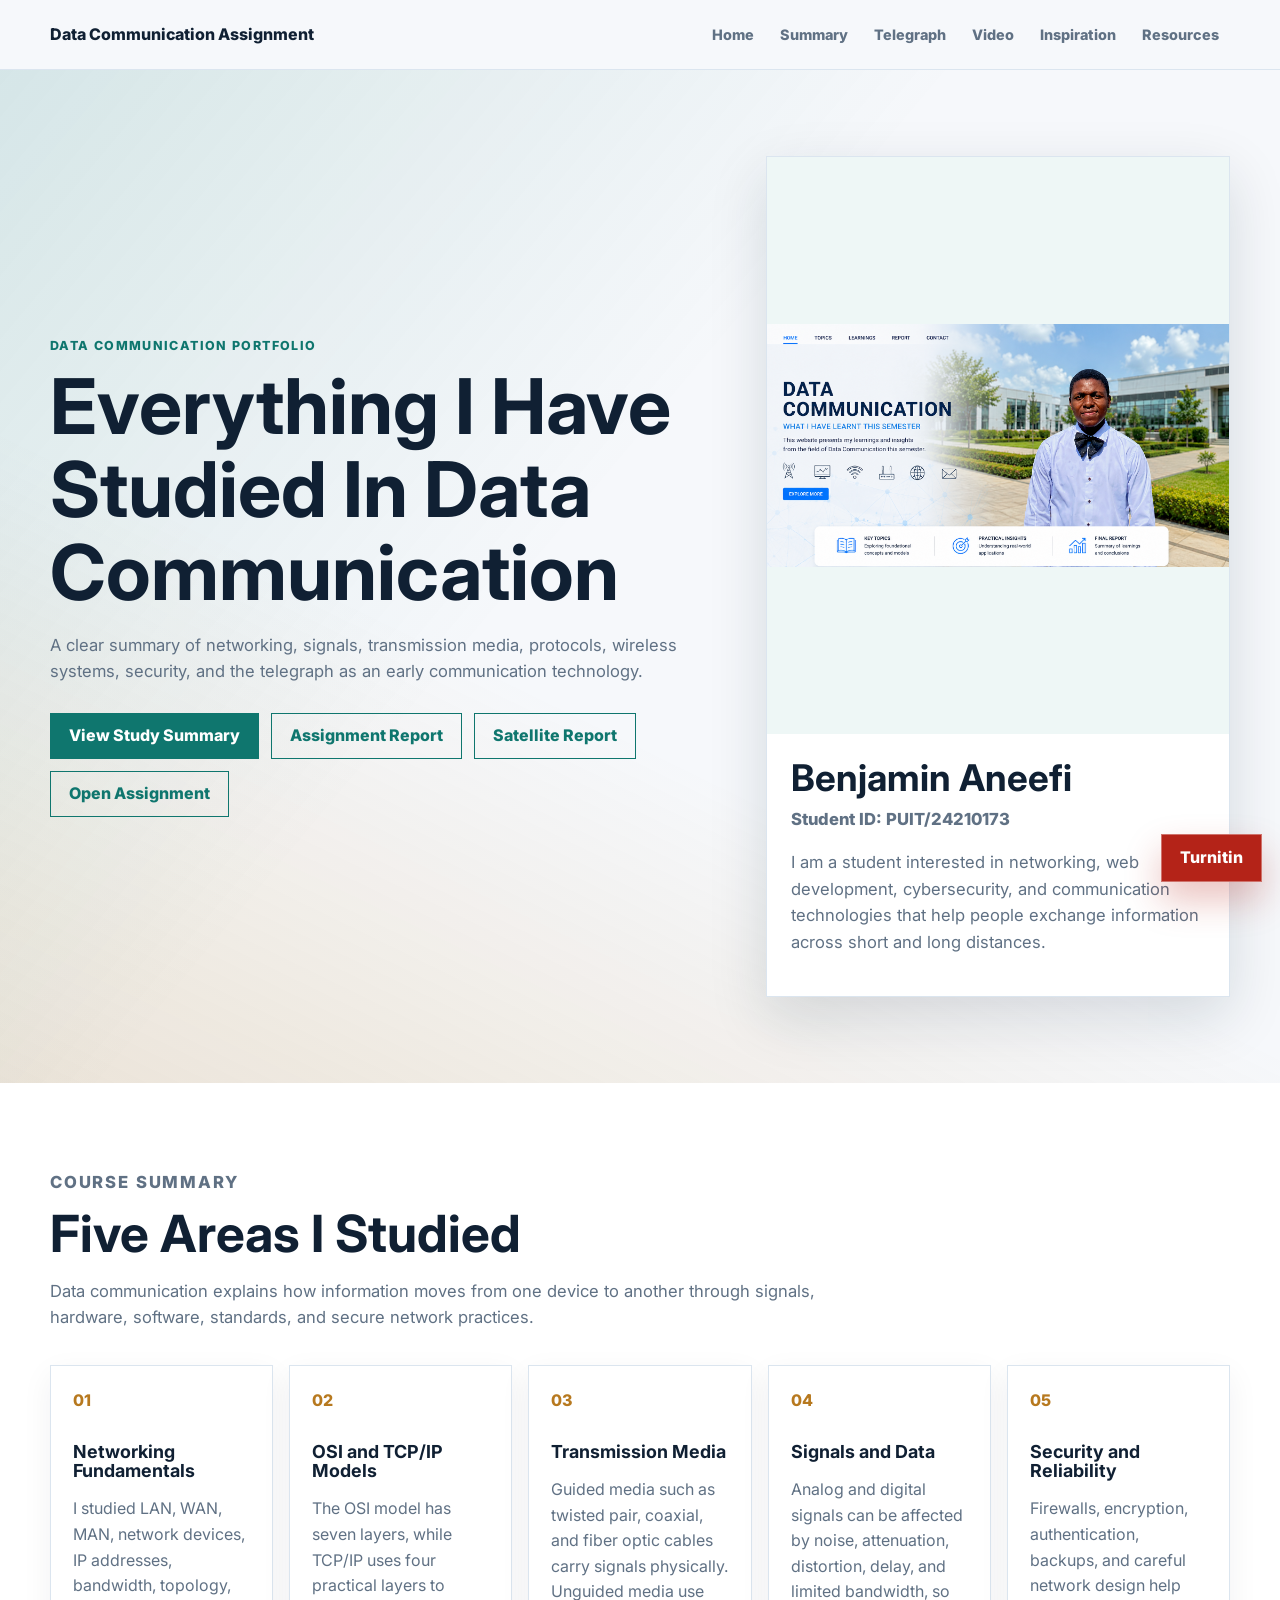
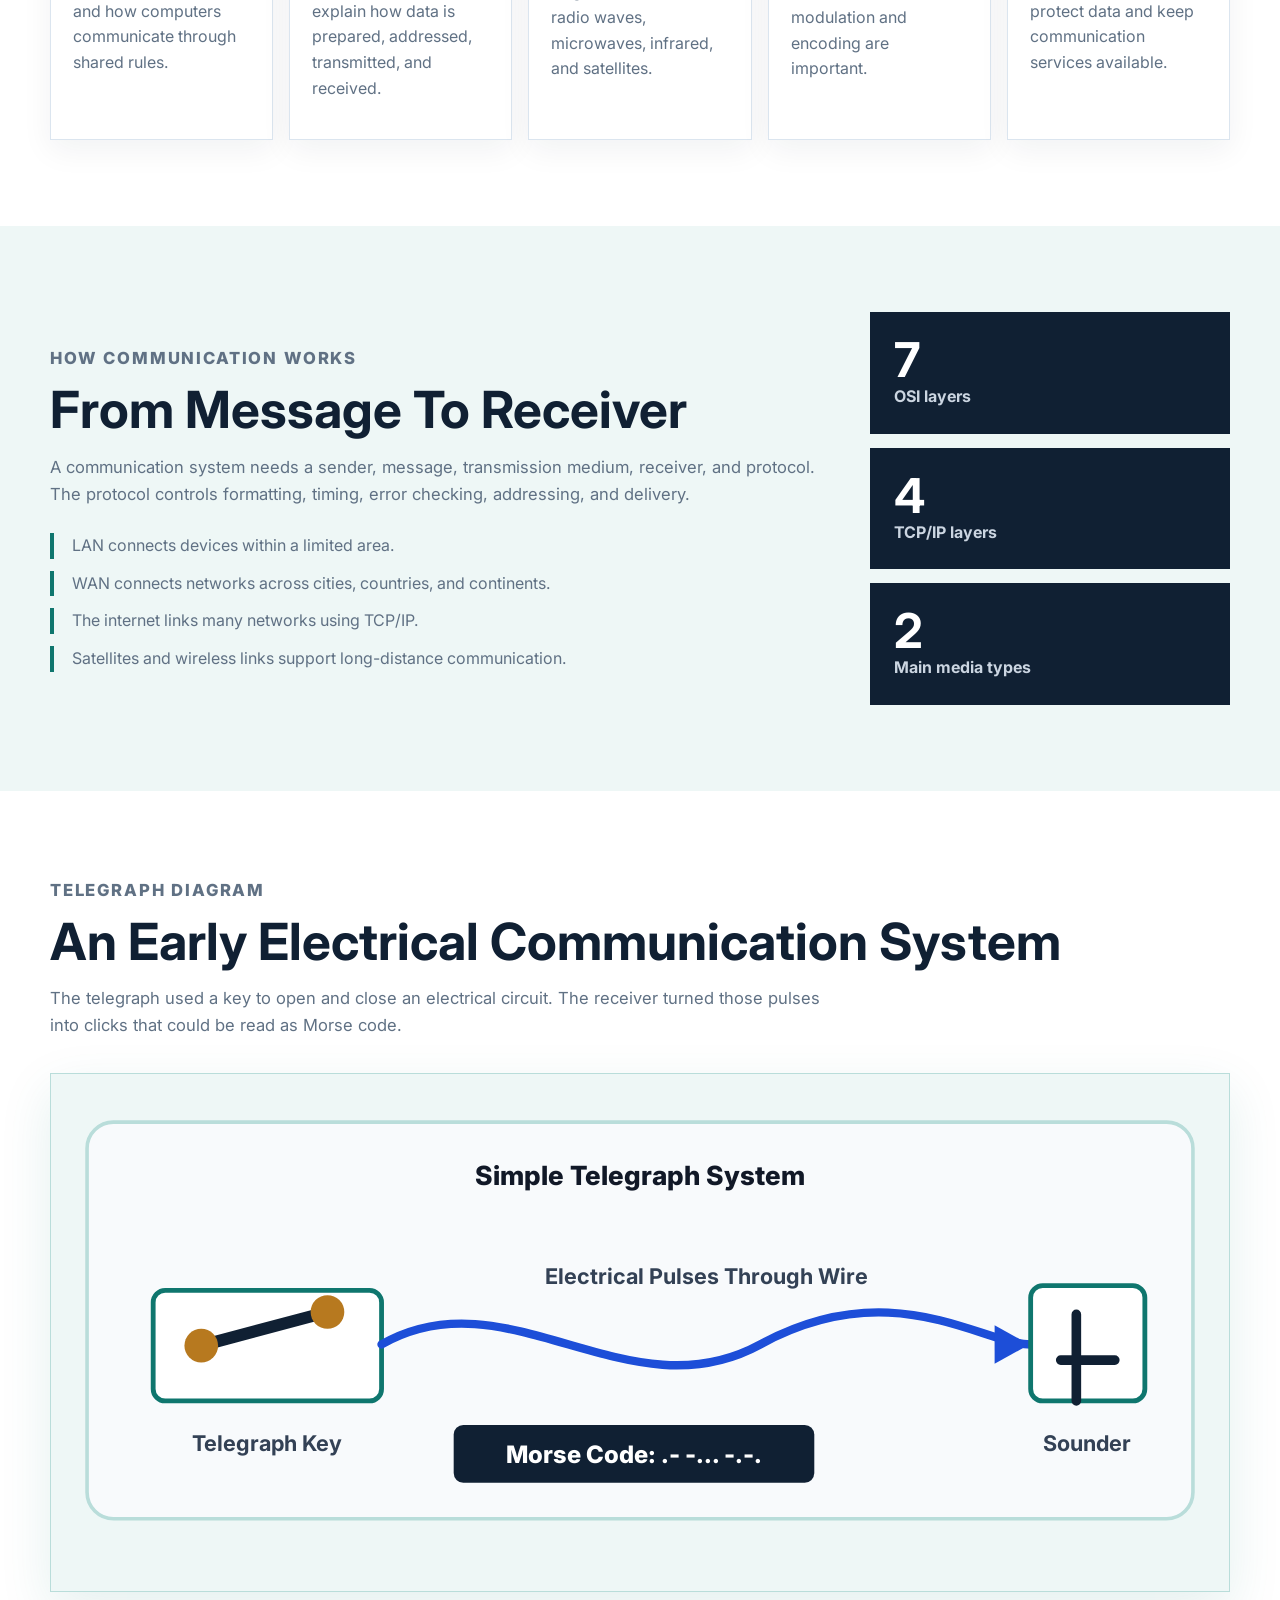
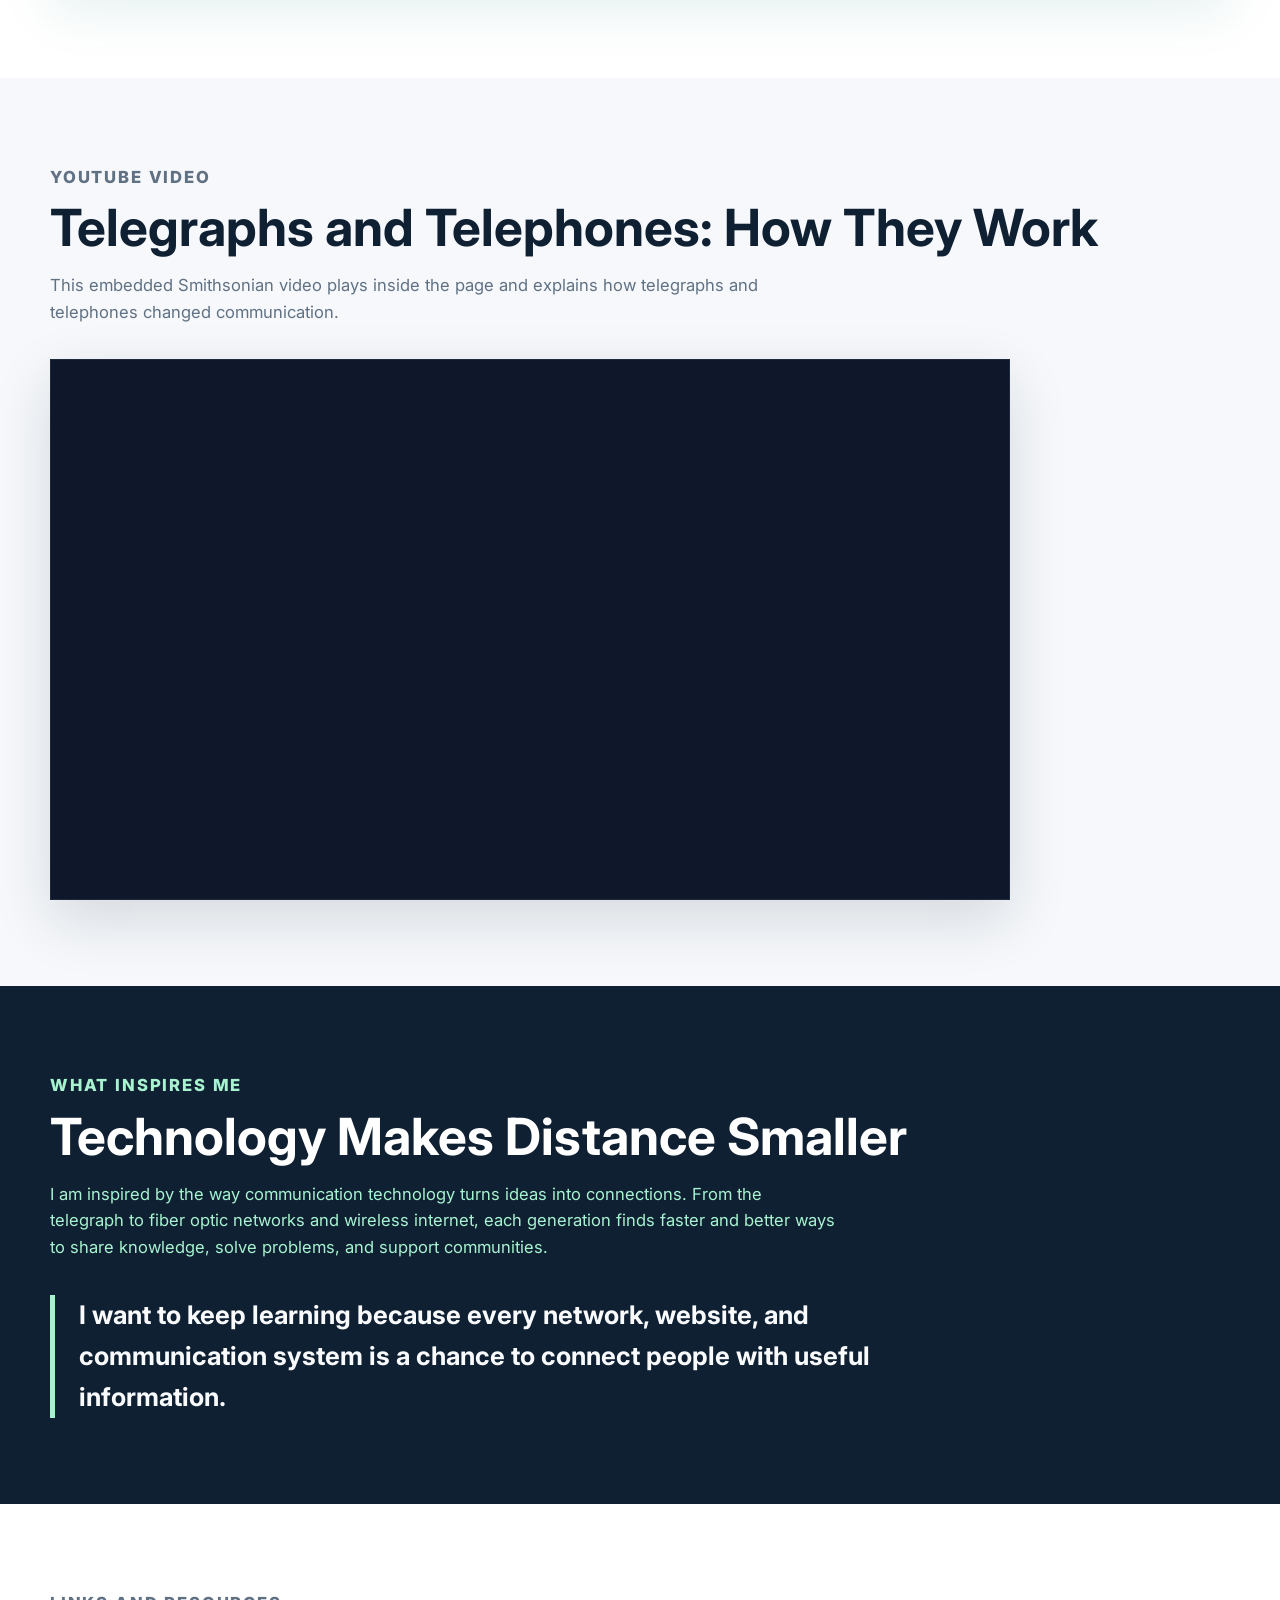
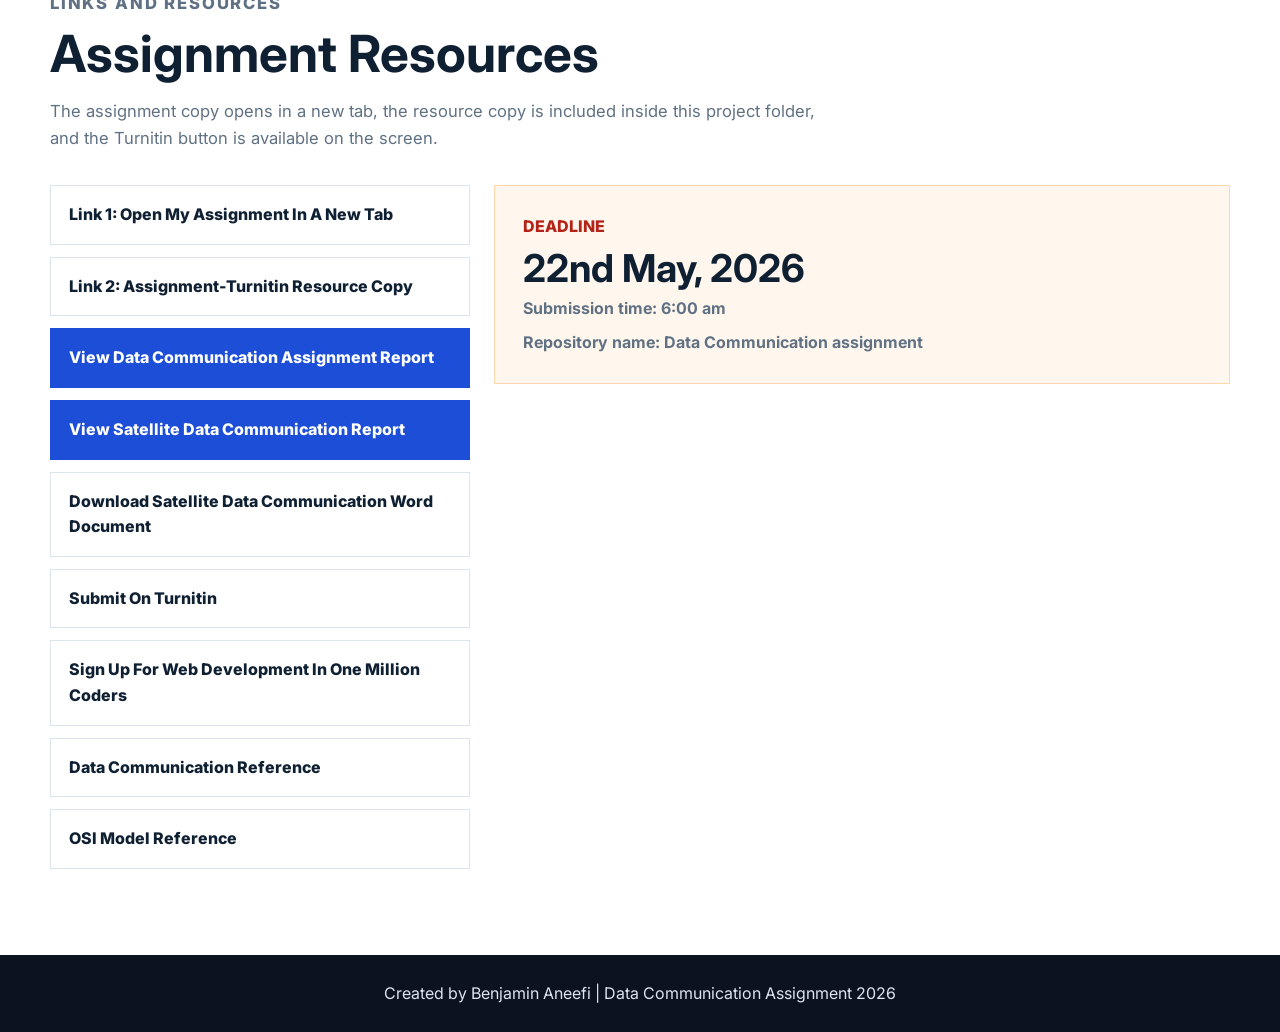
<file: index.html>
<!DOCTYPE html>
<html lang="en">
<head>
  <meta charset="UTF-8">
  <meta name="viewport" content="width=device-width, initial-scale=1.0">
  <title>Data Communication Assignment | Benjamin Aneefi</title>
  <meta name="description" content="Data Communication assignment summary by Benjamin Aneefi.">
  <link rel="preconnect" href="https://fonts.googleapis.com">
  <link rel="preconnect" href="https://fonts.gstatic.com" crossorigin>
  <link href="https://fonts.googleapis.com/css2?family=Inter:wght@400;600;700;800&display=swap" rel="stylesheet">
  <link rel="stylesheet" href="CSS/style.css">
</head>
<body>
  <header class="site-header">
    <nav class="nav-shell" aria-label="Main navigation">
      <a class="brand" href="#home">Data Communication Assignment</a>
      <button class="nav-toggle" type="button" aria-label="Open navigation" aria-expanded="false">
        <span></span>
        <span></span>
        <span></span>
      </button>
      <ul class="nav-menu">
        <li><a href="#home">Home</a></li>
        <li><a href="#summary">Summary</a></li>
        <li><a href="#telegraph">Telegraph</a></li>
        <li><a href="#video">Video</a></li>
        <li><a href="#inspiration">Inspiration</a></li>
        <li><a href="#resources">Resources</a></li>
      </ul>
    </nav>
  </header>

  <main>
    <section id="home" class="hero section-band">
      <div class="hero-copy">
        <p class="eyebrow">Data Communication Portfolio</p>
        <h1>Everything I Have Studied In Data Communication</h1>
        <p class="hero-text">
          A clear summary of networking, signals, transmission media, protocols, wireless systems,
          security, and the telegraph as an early communication technology.
        </p>
        <div class="hero-actions">
          <a class="primary-link" href="#summary">View Study Summary</a>
          <a class="secondary-link" href="resources/data-communication-assignment-report.html" target="_blank" rel="noopener">Assignment Report</a>
          <a class="secondary-link" href="resources/satellite-data-communication.html" target="_blank" rel="noopener">Satellite Report</a>
          <a class="secondary-link" href="resources/assignment-turnitin.html" target="_blank" rel="noopener">Open Assignment</a>
        </div>
      </div>

      <aside class="profile-panel" aria-label="Student profile">
        <img src="IMAGES/index1.png" alt="Portrait of Benjamin Aneefi">
        <div>
          <h2>Benjamin Aneefi</h2>
          <p class="student-id">Student ID: PUIT/24210173</p>
          <p>
            I am a student interested in networking, web development, cybersecurity, and communication
            technologies that help people exchange information across short and long distances.
          </p>
        </div>
      </aside>
    </section>

    <section id="summary" class="section-band light">
      <div class="section-heading">
        <p class="eyebrow">Course Summary</p>
        <h2>Five Areas I Studied</h2>
        <p>
          Data communication explains how information moves from one device to another through signals,
          hardware, software, standards, and secure network practices.
        </p>
      </div>

      <div class="concept-grid">
        <article class="concept-card">
          <span class="card-number">01</span>
          <h3>Networking Fundamentals</h3>
          <p>
            I studied LAN, WAN, MAN, network devices, IP addresses, bandwidth, topology, and how computers
            communicate through shared rules.
          </p>
        </article>

        <article class="concept-card">
          <span class="card-number">02</span>
          <h3>OSI and TCP/IP Models</h3>
          <p>
            The OSI model has seven layers, while TCP/IP uses four practical layers to explain how data is
            prepared, addressed, transmitted, and received.
          </p>
        </article>

        <article class="concept-card">
          <span class="card-number">03</span>
          <h3>Transmission Media</h3>
          <p>
            Guided media such as twisted pair, coaxial, and fiber optic cables carry signals physically.
            Unguided media use radio waves, microwaves, infrared, and satellites.
          </p>
        </article>

        <article class="concept-card">
          <span class="card-number">04</span>
          <h3>Signals and Data</h3>
          <p>
            Analog and digital signals can be affected by noise, attenuation, distortion, delay, and limited
            bandwidth, so modulation and encoding are important.
          </p>
        </article>

        <article class="concept-card">
          <span class="card-number">05</span>
          <h3>Security and Reliability</h3>
          <p>
            Firewalls, encryption, authentication, backups, and careful network design help protect data and
            keep communication services available.
          </p>
        </article>
      </div>
    </section>

    <section id="systems" class="section-band systems-section">
      <div class="split-layout">
        <div>
          <p class="eyebrow">How Communication Works</p>
          <h2>From Message To Receiver</h2>
          <p>
            A communication system needs a sender, message, transmission medium, receiver, and protocol.
            The protocol controls formatting, timing, error checking, addressing, and delivery.
          </p>
          <ul class="study-list">
            <li>LAN connects devices within a limited area.</li>
            <li>WAN connects networks across cities, countries, and continents.</li>
            <li>The internet links many networks using TCP/IP.</li>
            <li>Satellites and wireless links support long-distance communication.</li>
          </ul>
        </div>
        <div class="metric-strip" aria-label="Study facts">
          <div><strong>7</strong><span>OSI layers</span></div>
          <div><strong>4</strong><span>TCP/IP layers</span></div>
          <div><strong>2</strong><span>Main media types</span></div>
        </div>
      </div>
    </section>

    <section id="telegraph" class="section-band light">
      <div class="section-heading">
        <p class="eyebrow">Telegraph Diagram</p>
        <h2>An Early Electrical Communication System</h2>
        <p>
          The telegraph used a key to open and close an electrical circuit. The receiver turned those pulses
          into clicks that could be read as Morse code.
        </p>
      </div>

      <div class="diagram-wrap" role="img" aria-label="Diagram showing a telegraph key sending an electrical signal through a wire to a sounder and Morse code message.">
        <svg class="telegraph-svg" viewBox="0 0 980 430" xmlns="http://www.w3.org/2000/svg">
          <rect x="30" y="40" width="920" height="330" rx="22" fill="#f8fafc" stroke="#b9ddda" stroke-width="3"/>
          <text x="490" y="92" text-anchor="middle" class="diagram-title">Simple Telegraph System</text>
          <rect x="85" y="180" width="190" height="92" rx="10" fill="#ffffff" stroke="#0f766e" stroke-width="4"/>
          <line x1="125" y1="226" x2="230" y2="198" stroke="#102033" stroke-width="10" stroke-linecap="round"/>
          <circle cx="125" cy="226" r="14" fill="#b7791f"/>
          <circle cx="230" cy="198" r="14" fill="#b7791f"/>
          <text x="180" y="314" text-anchor="middle" class="diagram-label">Telegraph Key</text>
          <path d="M275 225 C380 165, 480 285, 590 225 S775 225, 815 225" fill="none" stroke="#1d4ed8" stroke-width="7" stroke-linecap="round"/>
          <polygon points="814,225 785,209 785,241" fill="#1d4ed8"/>
          <text x="545" y="175" text-anchor="middle" class="diagram-label">Electrical Pulses Through Wire</text>
          <rect x="815" y="176" width="95" height="96" rx="10" fill="#ffffff" stroke="#0f766e" stroke-width="4"/>
          <path d="M840 238 h45 m-32 -38 v72" stroke="#102033" stroke-width="8" stroke-linecap="round"/>
          <text x="862" y="314" text-anchor="middle" class="diagram-label">Sounder</text>
          <rect x="335" y="292" width="300" height="48" rx="8" fill="#102033"/>
          <text x="485" y="324" text-anchor="middle" fill="#ffffff" font-size="20" font-weight="800">Morse Code: .-  -...  -.-.</text>
        </svg>
      </div>
    </section>

    <section id="video" class="section-band video-section">
      <div class="section-heading">
        <p class="eyebrow">YouTube Video</p>
        <h2>Telegraphs and Telephones: How They Work</h2>
        <p>
          This embedded Smithsonian video plays inside the page and explains how telegraphs and telephones
          changed communication.
        </p>
      </div>
      <div class="video-panel">
        <iframe
          src="https://www.youtube.com/embed/7e522NK7gcM"
          title="Telegraphs and Telephones - How They Work"
          allow="accelerometer; autoplay; clipboard-write; encrypted-media; gyroscope; picture-in-picture; web-share"
          allowfullscreen>
        </iframe>
      </div>
    </section>

    <section id="inspiration" class="section-band inspiration">
      <div class="section-heading">
        <p class="eyebrow">What Inspires Me</p>
        <h2>Technology Makes Distance Smaller</h2>
        <p>
          I am inspired by the way communication technology turns ideas into connections. From the telegraph
          to fiber optic networks and wireless internet, each generation finds faster and better ways to share
          knowledge, solve problems, and support communities.
        </p>
      </div>
      <blockquote>
        I want to keep learning because every network, website, and communication system is a chance to connect
        people with useful information.
      </blockquote>
    </section>

    <section id="resources" class="section-band light">
      <div class="section-heading">
        <p class="eyebrow">Links and Resources</p>
        <h2>Assignment Resources</h2>
        <p>
          The assignment copy opens in a new tab, the resource copy is included inside this project folder,
          and the Turnitin button is available on the screen.
        </p>
      </div>

      <div class="resources-grid">
        <div class="resource-links">
          <a href="resources/assignment-turnitin.html" target="_blank" rel="noopener">Link 1: Open My Assignment In A New Tab</a>
          <a href="resources/assignment-turnitin.html" target="_blank" rel="noopener">Link 2: Assignment-Turnitin Resource Copy</a>
          <a class="satellite-button" href="resources/data-communication-assignment-report.html" target="_blank" rel="noopener">View Data Communication Assignment Report</a>
          <a class="satellite-button" href="resources/satellite-data-communication.html" target="_blank" rel="noopener">View Satellite Data Communication Report</a>
          <a href="resources/satellite-data-communication.docx" target="_blank" rel="noopener">Download Satellite Data Communication Word Document</a>
          <a href="https://www.turnitin.com/assignment/type/paper/dashboard/184475073?lang=en_us" target="_blank" rel="noopener">Submit On Turnitin</a>
          <a href="https://www.onemillioncoders.gov.gh/community" target="_blank" rel="noopener">Sign Up For Web Development In One Million Coders</a>
          <a href="https://www.geeksforgeeks.org/computer-networks/what-is-data-communication/" target="_blank" rel="noopener">Data Communication Reference</a>
          <a href="https://www.cloudflare.com/learning/network-layer/what-is-the-osi-model/" target="_blank" rel="noopener">OSI Model Reference</a>
        </div>

        <aside class="deadline-panel">
          <span>Deadline</span>
          <strong>22nd May, 2026</strong>
          <p>Submission time: 6:00 am</p>
          <p>Repository name: Data Communication assignment</p>
        </aside>
      </div>
    </section>
  </main>

  <a class="turnitin-float" href="https://www.turnitin.com/assignment/type/paper/dashboard/184475073?lang=en_us" target="_blank" rel="noopener">
    Turnitin
  </a>

  <footer class="site-footer">
    <p>Created by Benjamin Aneefi | Data Communication Assignment 2026</p>
  </footer>

  <script>
    const navToggle = document.querySelector(".nav-toggle");
    const navMenu = document.querySelector(".nav-menu");

    navToggle.addEventListener("click", () => {
      const isOpen = navMenu.classList.toggle("open");
      navToggle.setAttribute("aria-expanded", String(isOpen));
    });

    document.querySelectorAll('.nav-menu a[href^="#"]').forEach((link) => {
      link.addEventListener("click", () => {
        navMenu.classList.remove("open");
        navToggle.setAttribute("aria-expanded", "false");
      });
    });
  </script>
</body>
</html>
</file>
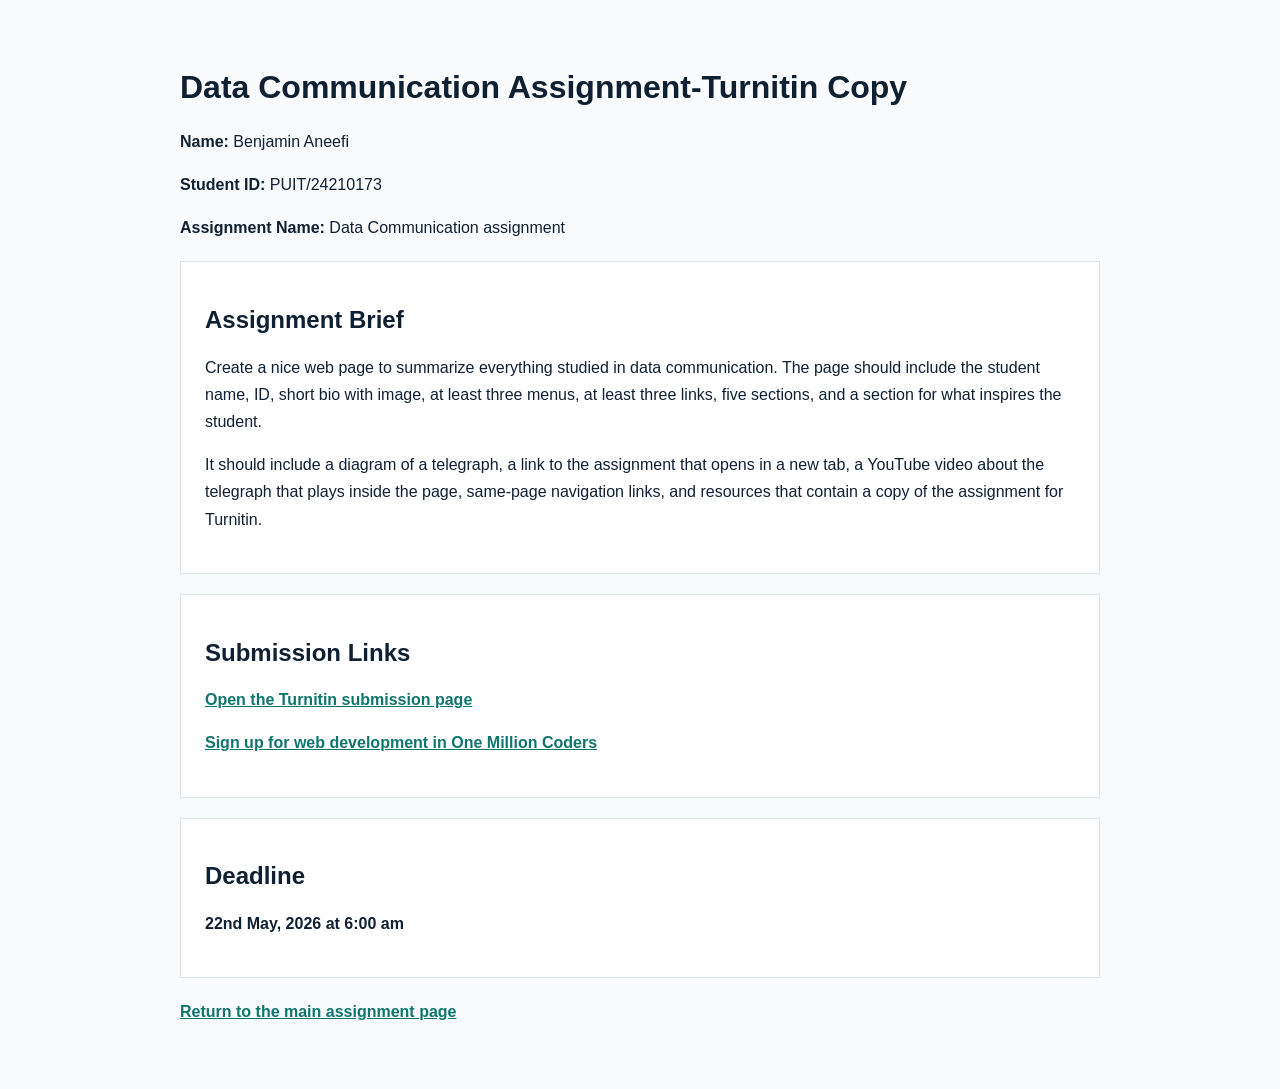
<file: resources/assignment-turnitin.html>
<!DOCTYPE html>
<html lang="en">
<head>
  <meta charset="UTF-8">
  <meta name="viewport" content="width=device-width, initial-scale=1.0">
  <title>Assignment-Turnitin Copy | Data Communication</title>
  <style>
    body {
      max-width: 920px;
      margin: 0 auto;
      padding: 48px 22px;
      color: #102033;
      background: #f8fafc;
      font-family: Arial, sans-serif;
      line-height: 1.7;
    }

    h1,
    h2 {
      line-height: 1.15;
    }

    .box {
      padding: 24px;
      margin: 20px 0;
      background: #fff;
      border: 1px solid #dbe5ef;
    }

    a {
      color: #0f766e;
      font-weight: 700;
    }
  </style>
</head>
<body>
  <h1>Data Communication Assignment-Turnitin Copy</h1>
  <p><strong>Name:</strong> Benjamin Aneefi</p>
  <p><strong>Student ID:</strong> PUIT/24210173</p>
  <p><strong>Assignment Name:</strong> Data Communication assignment</p>

  <div class="box">
    <h2>Assignment Brief</h2>
    <p>
      Create a nice web page to summarize everything studied in data communication. The page should
      include the student name, ID, short bio with image, at least three menus, at least three links,
      five sections, and a section for what inspires the student.
    </p>
    <p>
      It should include a diagram of a telegraph, a link to the assignment that opens in a new tab,
      a YouTube video about the telegraph that plays inside the page, same-page navigation links, and
      resources that contain a copy of the assignment for Turnitin.
    </p>
  </div>

  <div class="box">
    <h2>Submission Links</h2>
    <p>
      <a href="https://www.turnitin.com/assignment/type/paper/dashboard/184475073?lang=en_us" target="_blank" rel="noopener">
        Open the Turnitin submission page
      </a>
    </p>
    <p>
      <a href="https://www.onemillioncoders.gov.gh/community" target="_blank" rel="noopener">
        Sign up for web development in One Million Coders
      </a>
    </p>
  </div>

  <div class="box">
    <h2>Deadline</h2>
    <p><strong>22nd May, 2026 at 6:00 am</strong></p>
  </div>

  <p><a href="../index.html">Return to the main assignment page</a></p>
</body>
</html>
</file>
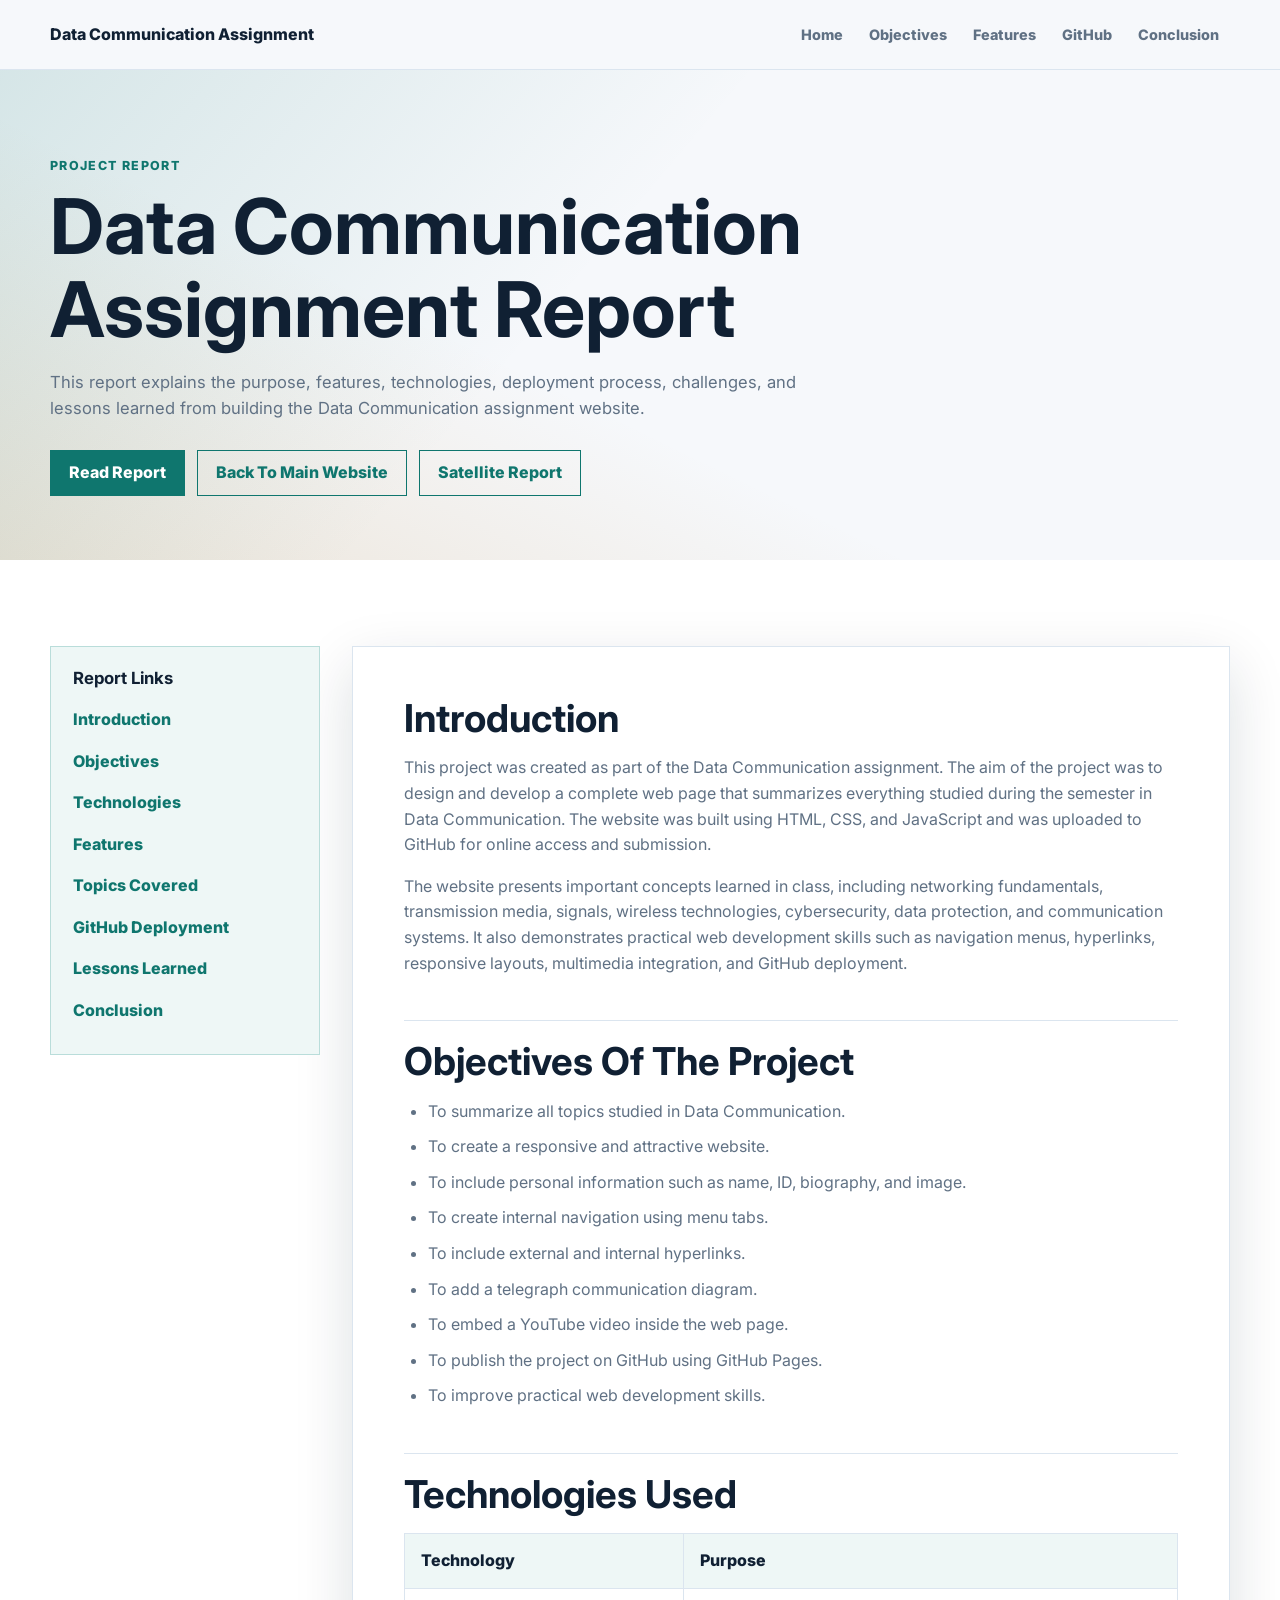
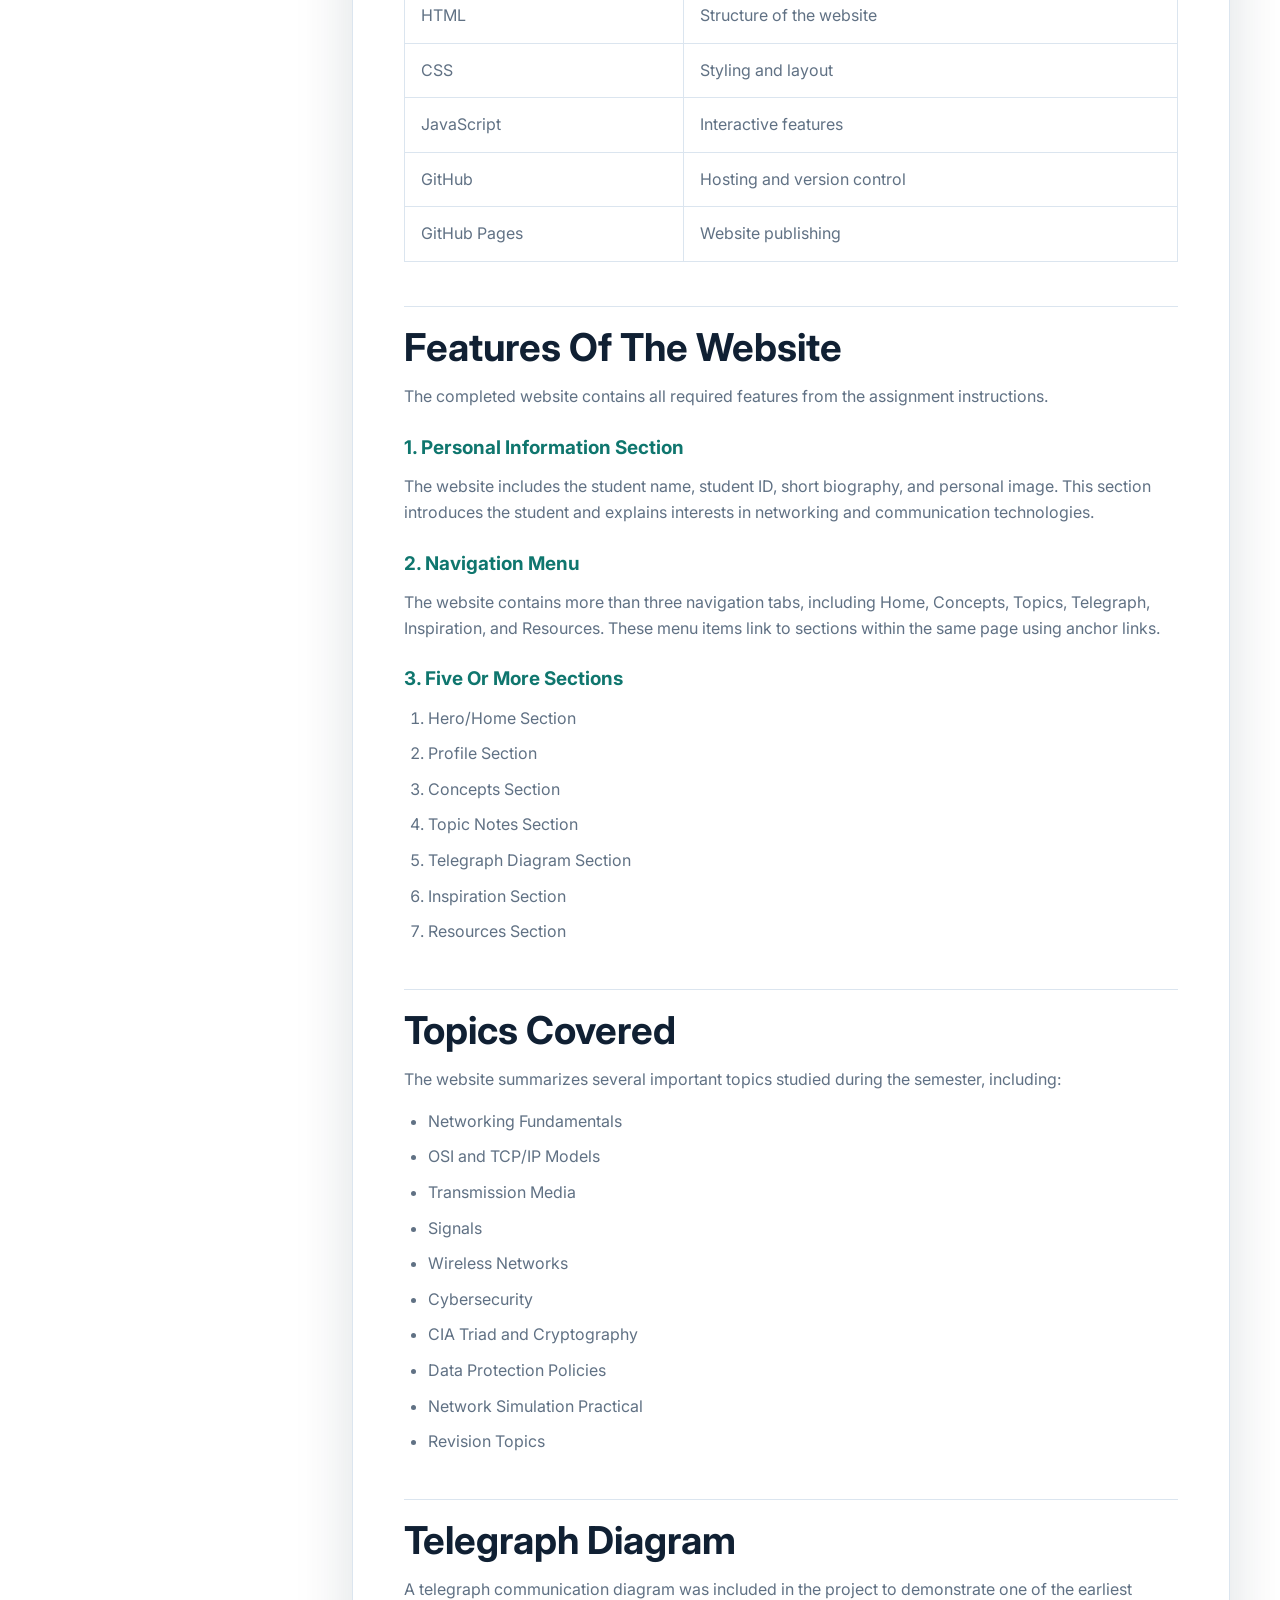
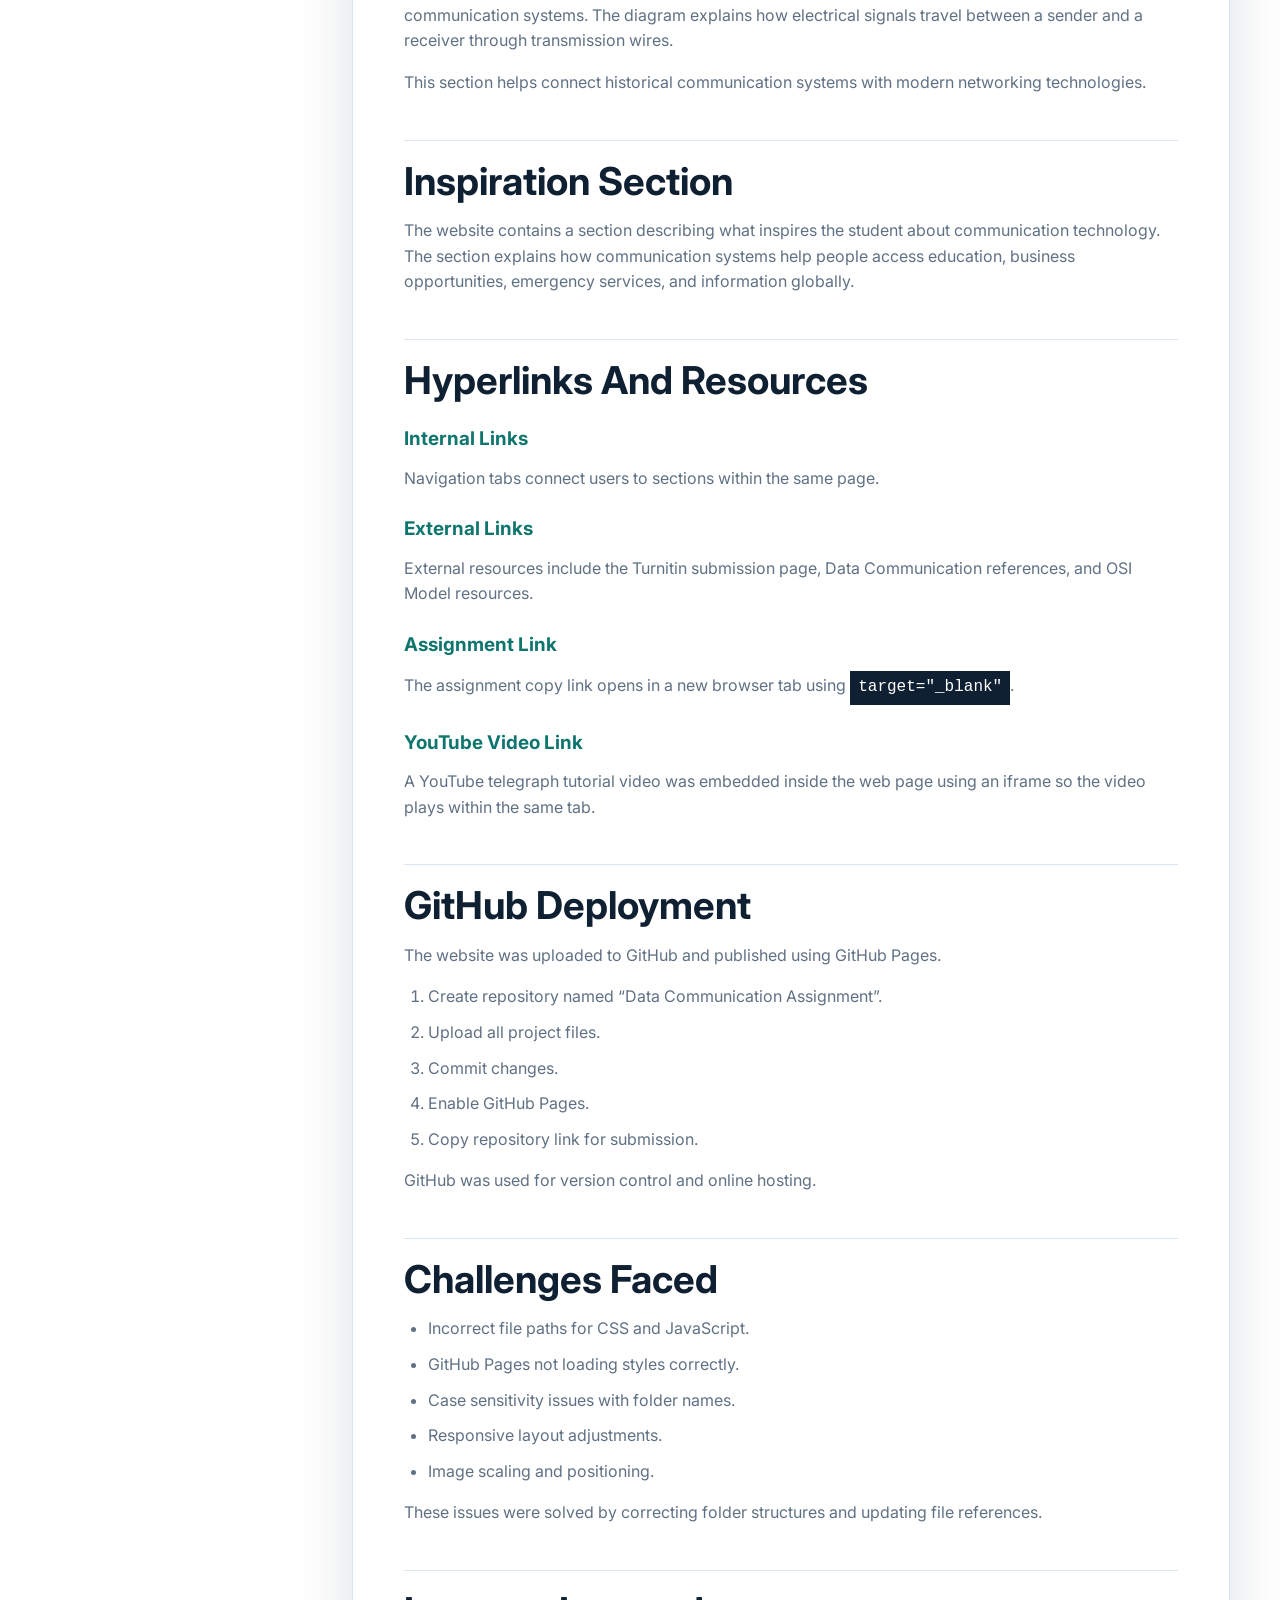
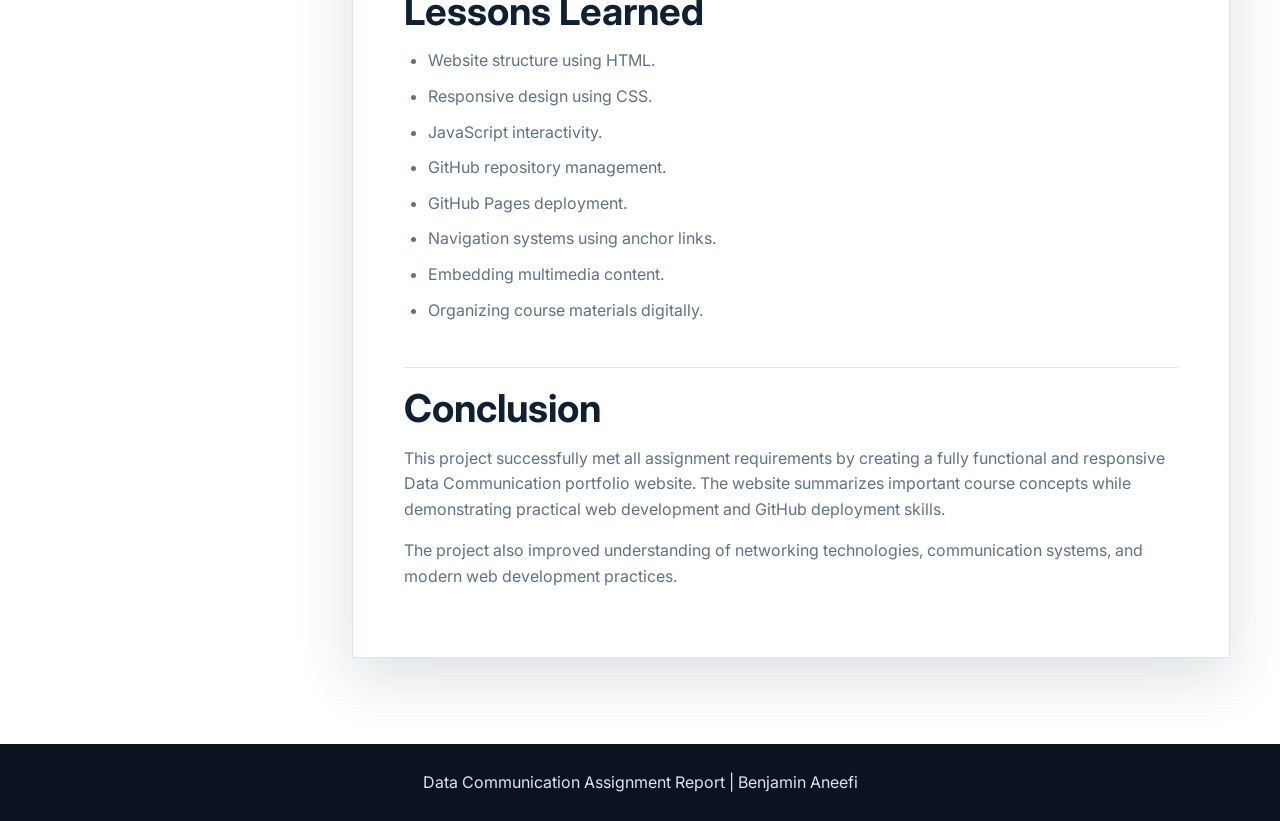
<file: resources/data-communication-assignment-report.html>
<!DOCTYPE html>
<html lang="en">
<head>
  <meta charset="UTF-8">
  <meta name="viewport" content="width=device-width, initial-scale=1.0">
  <title>Data Communication Assignment Report</title>
  <link rel="preconnect" href="https://fonts.googleapis.com">
  <link rel="preconnect" href="https://fonts.gstatic.com" crossorigin>
  <link href="https://fonts.googleapis.com/css2?family=Inter:wght@400;600;700;800&display=swap" rel="stylesheet">
  <link rel="stylesheet" href="../CSS/style.css">
  <style>
    .report-hero {
      grid-template-columns: minmax(0, 1fr);
      min-height: auto;
      padding-top: 86px;
      padding-bottom: 64px;
    }

    .report-actions {
      display: flex;
      flex-wrap: wrap;
      gap: 12px;
      margin-top: 28px;
    }

    .report-shell {
      background: #fff;
    }

    .report-layout {
      display: grid;
      grid-template-columns: 270px minmax(0, 1fr);
      gap: 32px;
      align-items: start;
    }

    .report-toc {
      position: sticky;
      top: 94px;
      padding: 22px;
      background: #eef7f6;
      border: 1px solid #b9ddda;
    }

    .report-toc h2 {
      margin-bottom: 12px;
      font-size: 1.05rem;
    }

    .report-toc a {
      display: block;
      padding: 8px 0;
      color: var(--teal);
      font-weight: 800;
      text-decoration: none;
    }

    .report-document {
      padding: clamp(24px, 4vw, 54px);
      background: #fff;
      border: 1px solid var(--line);
      box-shadow: var(--shadow);
    }

    .report-document h2 {
      margin-top: 44px;
      padding-top: 20px;
      border-top: 1px solid var(--line);
      font-size: clamp(1.55rem, 3vw, 2.4rem);
    }

    .report-document h2:first-child {
      margin-top: 0;
      padding-top: 0;
      border-top: 0;
    }

    .report-document h3 {
      margin-top: 28px;
      color: var(--teal);
      font-size: 1.18rem;
    }

    .report-document p,
    .report-document li,
    .report-document td {
      color: var(--muted);
    }

    .report-document ul,
    .report-document ol {
      display: grid;
      gap: 10px;
      padding-left: 24px;
    }

    .report-table {
      width: 100%;
      margin: 18px 0 28px;
      border-collapse: collapse;
      background: #fff;
    }

    .report-table th,
    .report-table td {
      padding: 14px 16px;
      border: 1px solid var(--line);
      text-align: left;
      vertical-align: top;
    }

    .report-table th {
      color: var(--ink);
      background: #eef7f6;
      font-weight: 800;
    }

    code {
      display: inline-block;
      padding: 4px 8px;
      color: #fff;
      background: var(--ink);
      font-family: Consolas, monospace;
    }

    @media (max-width: 860px) {
      .report-layout {
        grid-template-columns: 1fr;
      }

      .report-toc {
        position: static;
      }
    }
  </style>
</head>
<body>
  <header class="site-header">
    <nav class="nav-shell" aria-label="Report navigation">
      <a class="brand" href="../index.html">Data Communication Assignment</a>
      <ul class="nav-menu">
        <li><a href="../index.html">Home</a></li>
        <li><a href="#objectives">Objectives</a></li>
        <li><a href="#features">Features</a></li>
        <li><a href="#deployment">GitHub</a></li>
        <li><a href="#conclusion">Conclusion</a></li>
      </ul>
    </nav>
  </header>

  <main>
    <section class="hero section-band report-hero">
      <div class="hero-copy">
        <p class="eyebrow">Project Report</p>
        <h1>Data Communication Assignment Report</h1>
        <p class="hero-text">
          This report explains the purpose, features, technologies, deployment process,
          challenges, and lessons learned from building the Data Communication assignment website.
        </p>
        <div class="report-actions">
          <a class="primary-link" href="#report">Read Report</a>
          <a class="secondary-link" href="../index.html">Back To Main Website</a>
          <a class="secondary-link" href="satellite-data-communication.html">Satellite Report</a>
        </div>
      </div>
    </section>

    <section id="report" class="section-band report-shell">
      <div class="report-layout">
        <aside class="report-toc">
          <h2>Report Links</h2>
          <a href="#introduction">Introduction</a>
          <a href="#objectives">Objectives</a>
          <a href="#technologies">Technologies</a>
          <a href="#features">Features</a>
          <a href="#topics">Topics Covered</a>
          <a href="#deployment">GitHub Deployment</a>
          <a href="#lessons">Lessons Learned</a>
          <a href="#conclusion">Conclusion</a>
        </aside>

        <article class="report-document">
          <h2 id="introduction">Introduction</h2>
          <p>
            This project was created as part of the Data Communication assignment. The aim of the project
            was to design and develop a complete web page that summarizes everything studied during the
            semester in Data Communication. The website was built using HTML, CSS, and JavaScript and was
            uploaded to GitHub for online access and submission.
          </p>
          <p>
            The website presents important concepts learned in class, including networking fundamentals,
            transmission media, signals, wireless technologies, cybersecurity, data protection, and
            communication systems. It also demonstrates practical web development skills such as navigation
            menus, hyperlinks, responsive layouts, multimedia integration, and GitHub deployment.
          </p>

          <h2 id="objectives">Objectives Of The Project</h2>
          <ul>
            <li>To summarize all topics studied in Data Communication.</li>
            <li>To create a responsive and attractive website.</li>
            <li>To include personal information such as name, ID, biography, and image.</li>
            <li>To create internal navigation using menu tabs.</li>
            <li>To include external and internal hyperlinks.</li>
            <li>To add a telegraph communication diagram.</li>
            <li>To embed a YouTube video inside the web page.</li>
            <li>To publish the project on GitHub using GitHub Pages.</li>
            <li>To improve practical web development skills.</li>
          </ul>

          <h2 id="technologies">Technologies Used</h2>
          <table class="report-table">
            <thead>
              <tr>
                <th>Technology</th>
                <th>Purpose</th>
              </tr>
            </thead>
            <tbody>
              <tr>
                <td>HTML</td>
                <td>Structure of the website</td>
              </tr>
              <tr>
                <td>CSS</td>
                <td>Styling and layout</td>
              </tr>
              <tr>
                <td>JavaScript</td>
                <td>Interactive features</td>
              </tr>
              <tr>
                <td>GitHub</td>
                <td>Hosting and version control</td>
              </tr>
              <tr>
                <td>GitHub Pages</td>
                <td>Website publishing</td>
              </tr>
            </tbody>
          </table>

          <h2 id="features">Features Of The Website</h2>
          <p>The completed website contains all required features from the assignment instructions.</p>

          <h3>1. Personal Information Section</h3>
          <p>
            The website includes the student name, student ID, short biography, and personal image.
            This section introduces the student and explains interests in networking and communication
            technologies.
          </p>

          <h3>2. Navigation Menu</h3>
          <p>
            The website contains more than three navigation tabs, including Home, Concepts, Topics,
            Telegraph, Inspiration, and Resources. These menu items link to sections within the same
            page using anchor links.
          </p>

          <h3>3. Five Or More Sections</h3>
          <ol>
            <li>Hero/Home Section</li>
            <li>Profile Section</li>
            <li>Concepts Section</li>
            <li>Topic Notes Section</li>
            <li>Telegraph Diagram Section</li>
            <li>Inspiration Section</li>
            <li>Resources Section</li>
          </ol>

          <h2 id="topics">Topics Covered</h2>
          <p>The website summarizes several important topics studied during the semester, including:</p>
          <ul>
            <li>Networking Fundamentals</li>
            <li>OSI and TCP/IP Models</li>
            <li>Transmission Media</li>
            <li>Signals</li>
            <li>Wireless Networks</li>
            <li>Cybersecurity</li>
            <li>CIA Triad and Cryptography</li>
            <li>Data Protection Policies</li>
            <li>Network Simulation Practical</li>
            <li>Revision Topics</li>
          </ul>

          <h2>Telegraph Diagram</h2>
          <p>
            A telegraph communication diagram was included in the project to demonstrate one of the
            earliest communication systems. The diagram explains how electrical signals travel between
            a sender and a receiver through transmission wires.
          </p>
          <p>
            This section helps connect historical communication systems with modern networking technologies.
          </p>

          <h2>Inspiration Section</h2>
          <p>
            The website contains a section describing what inspires the student about communication
            technology. The section explains how communication systems help people access education,
            business opportunities, emergency services, and information globally.
          </p>

          <h2>Hyperlinks And Resources</h2>
          <h3>Internal Links</h3>
          <p>Navigation tabs connect users to sections within the same page.</p>

          <h3>External Links</h3>
          <p>External resources include the Turnitin submission page, Data Communication references, and OSI Model resources.</p>

          <h3>Assignment Link</h3>
          <p>The assignment copy link opens in a new browser tab using <code>target="_blank"</code>.</p>

          <h3>YouTube Video Link</h3>
          <p>
            A YouTube telegraph tutorial video was embedded inside the web page using an iframe so the
            video plays within the same tab.
          </p>

          <h2 id="deployment">GitHub Deployment</h2>
          <p>The website was uploaded to GitHub and published using GitHub Pages.</p>
          <ol>
            <li>Create repository named “Data Communication Assignment”.</li>
            <li>Upload all project files.</li>
            <li>Commit changes.</li>
            <li>Enable GitHub Pages.</li>
            <li>Copy repository link for submission.</li>
          </ol>
          <p>GitHub was used for version control and online hosting.</p>

          <h2>Challenges Faced</h2>
          <ul>
            <li>Incorrect file paths for CSS and JavaScript.</li>
            <li>GitHub Pages not loading styles correctly.</li>
            <li>Case sensitivity issues with folder names.</li>
            <li>Responsive layout adjustments.</li>
            <li>Image scaling and positioning.</li>
          </ul>
          <p>These issues were solved by correcting folder structures and updating file references.</p>

          <h2 id="lessons">Lessons Learned</h2>
          <ul>
            <li>Website structure using HTML.</li>
            <li>Responsive design using CSS.</li>
            <li>JavaScript interactivity.</li>
            <li>GitHub repository management.</li>
            <li>GitHub Pages deployment.</li>
            <li>Navigation systems using anchor links.</li>
            <li>Embedding multimedia content.</li>
            <li>Organizing course materials digitally.</li>
          </ul>

          <h2 id="conclusion">Conclusion</h2>
          <p>
            This project successfully met all assignment requirements by creating a fully functional and
            responsive Data Communication portfolio website. The website summarizes important course
            concepts while demonstrating practical web development and GitHub deployment skills.
          </p>
          <p>
            The project also improved understanding of networking technologies, communication systems,
            and modern web development practices.
          </p>
        </article>
      </div>
    </section>
  </main>

  <footer class="site-footer">
    <p>Data Communication Assignment Report | Benjamin Aneefi</p>
  </footer>
</body>
</html>
</file>
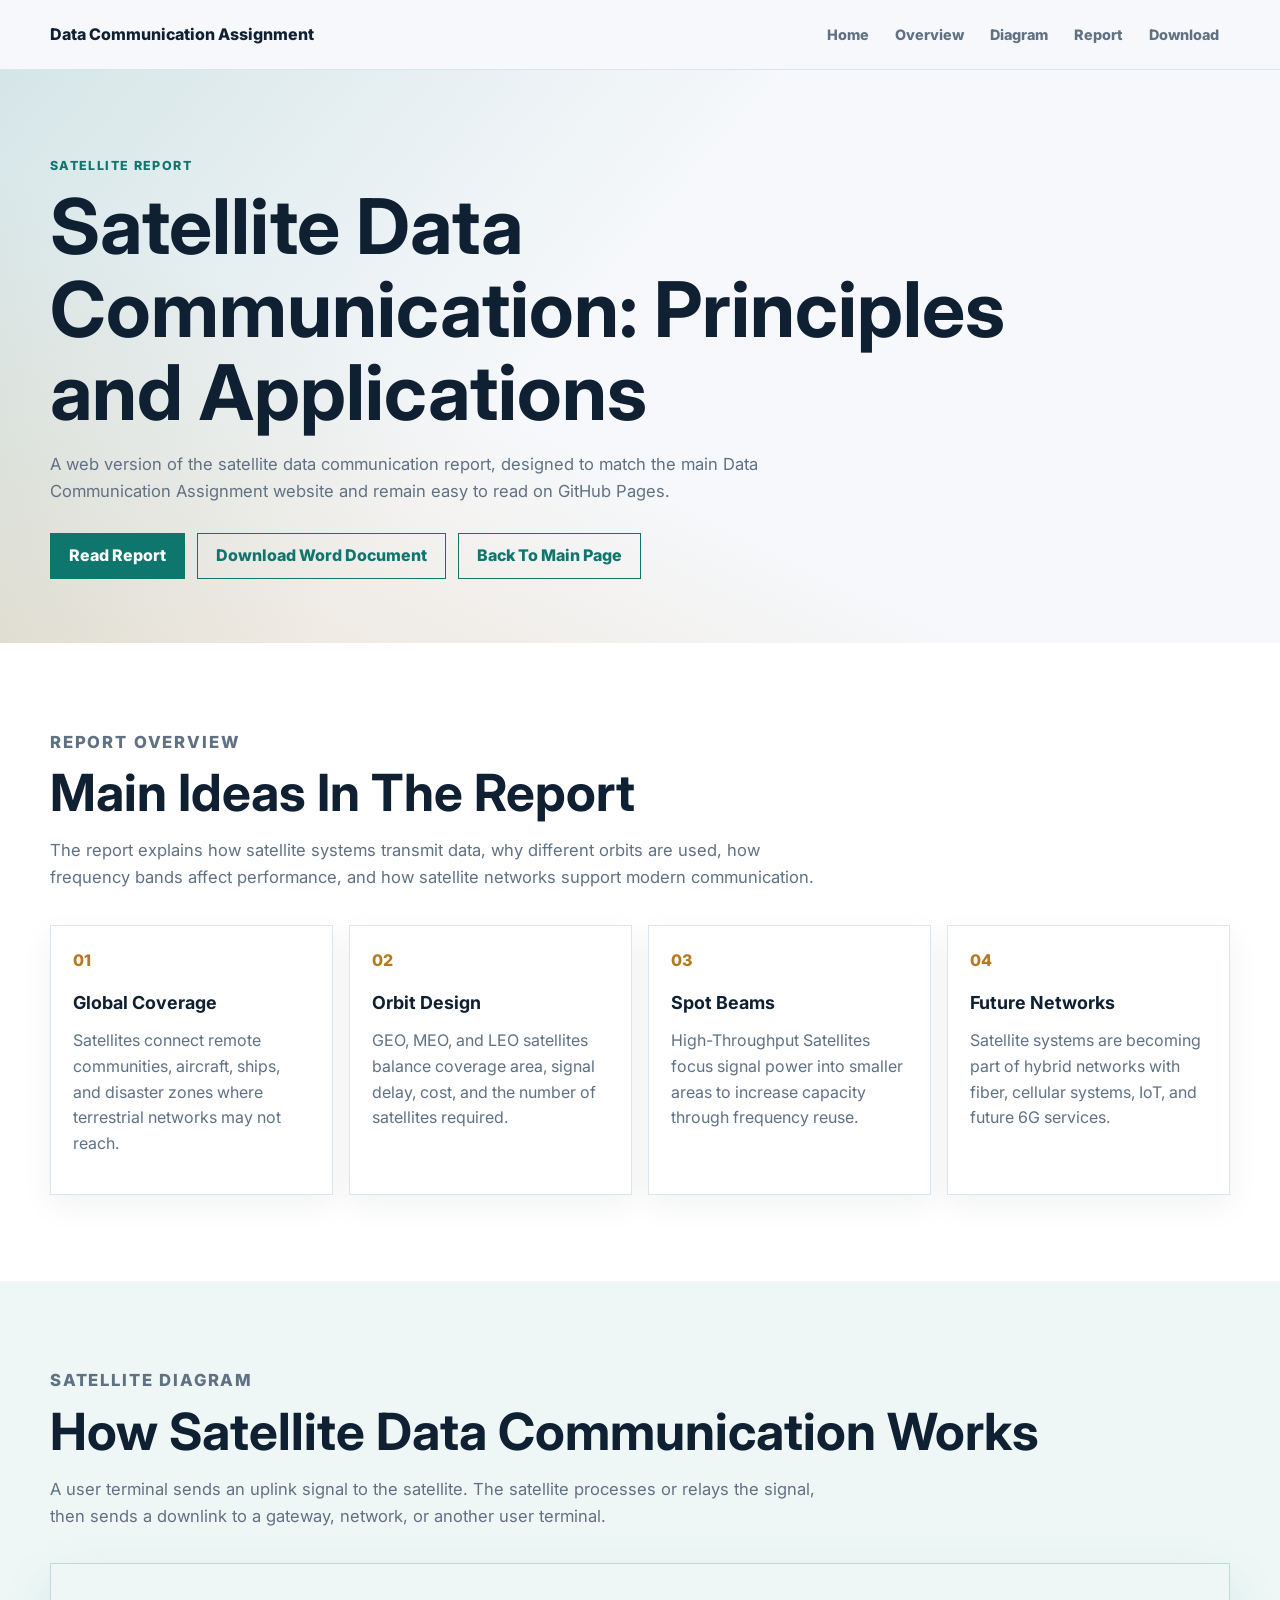
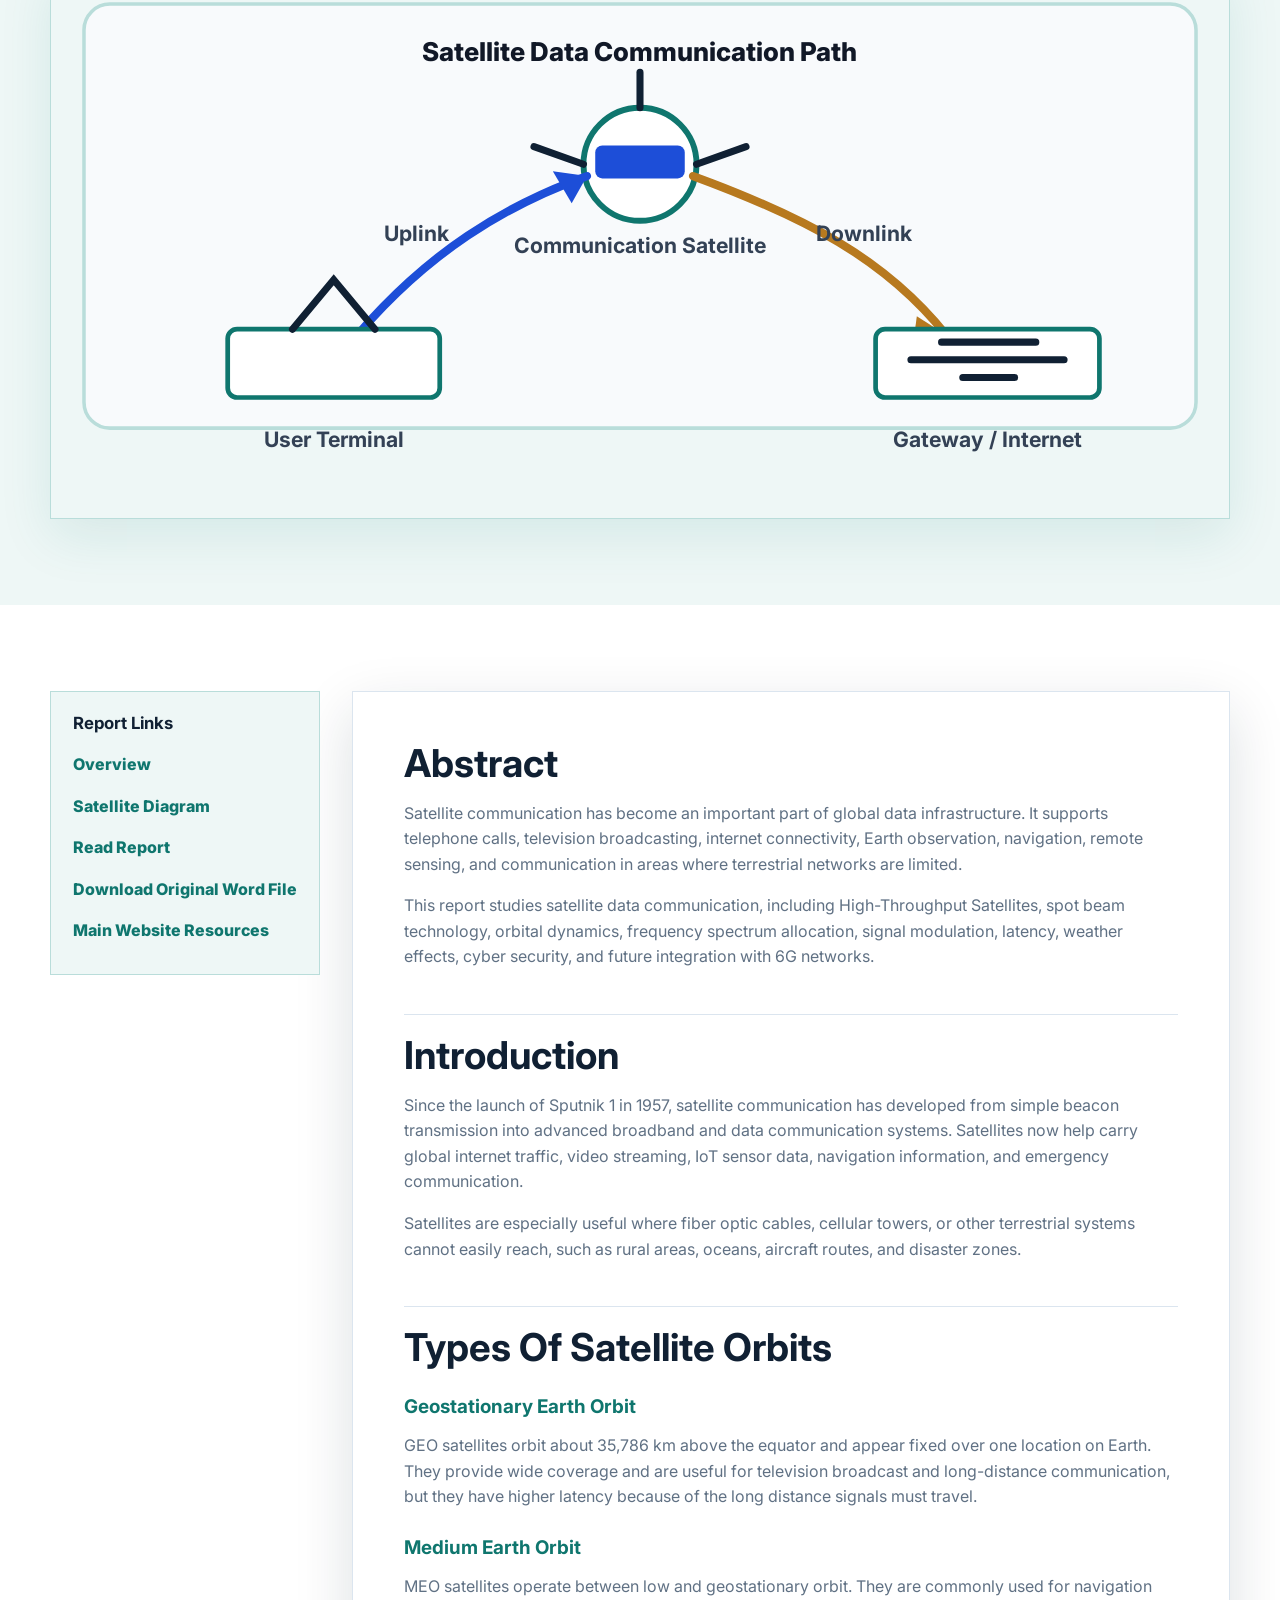
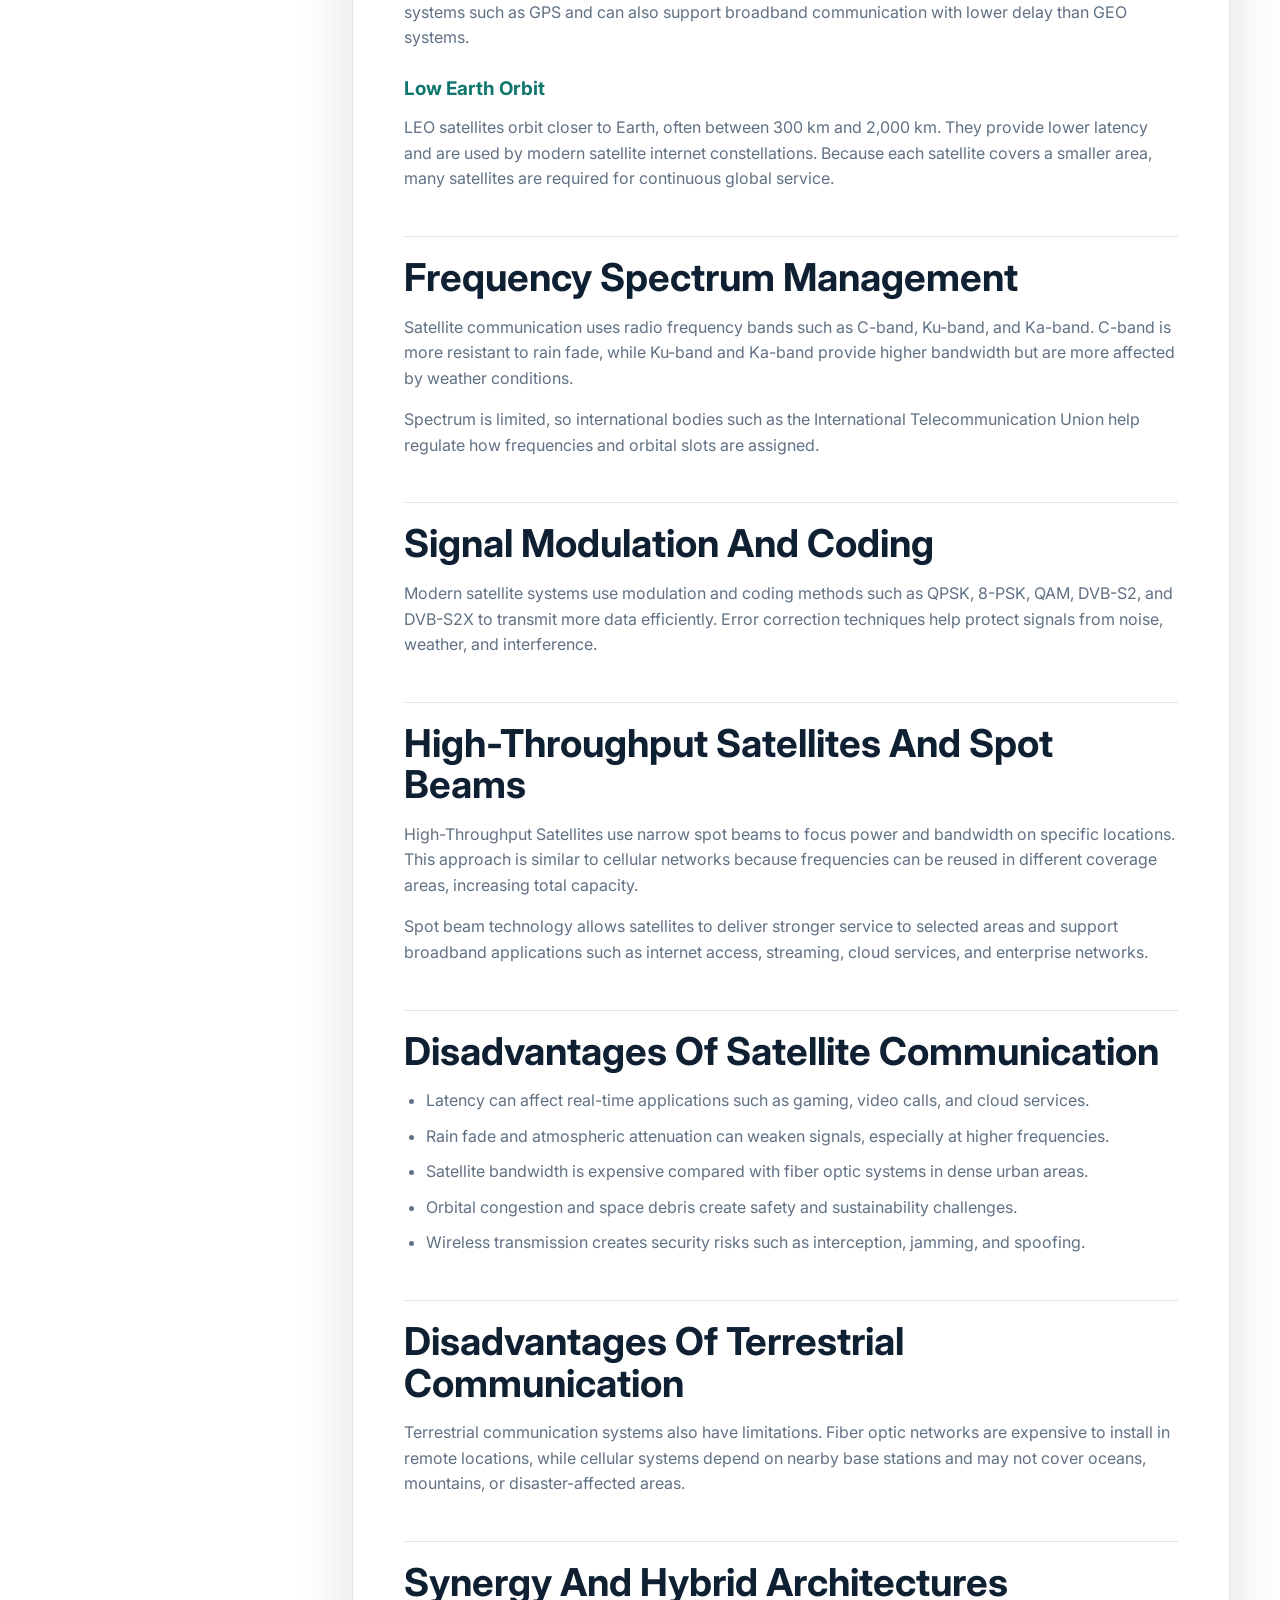
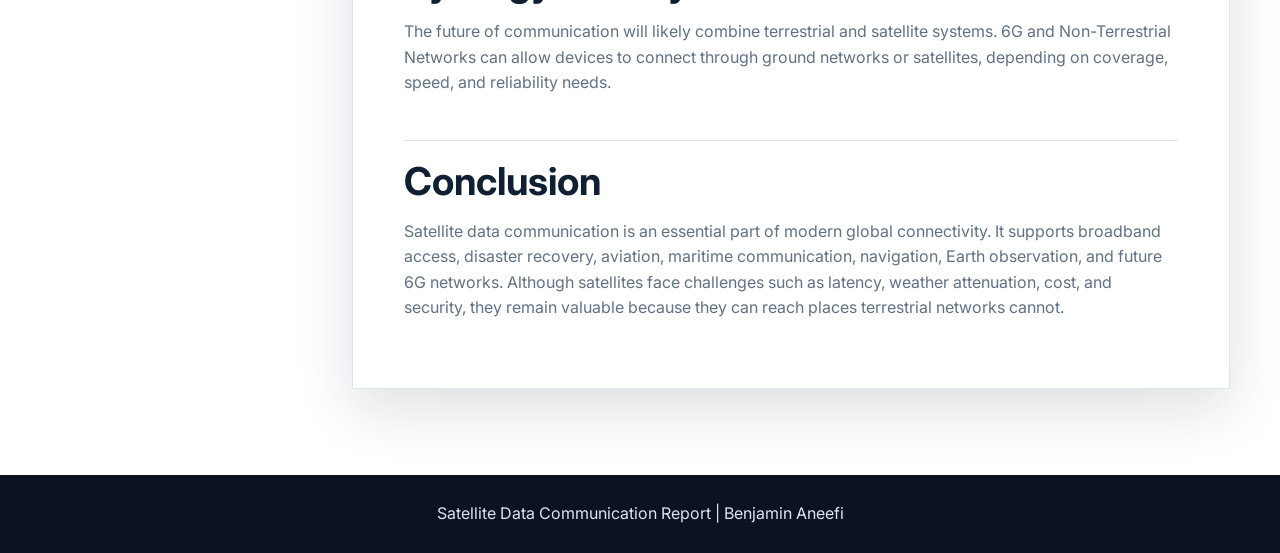
<file: resources/satellite-data-communication.html>
<!DOCTYPE html>
<html lang="en">
<head>
  <meta charset="UTF-8">
  <meta name="viewport" content="width=device-width, initial-scale=1.0">
  <title>Satellite Data Communication Report</title>
  <link rel="preconnect" href="https://fonts.googleapis.com">
  <link rel="preconnect" href="https://fonts.gstatic.com" crossorigin>
  <link href="https://fonts.googleapis.com/css2?family=Inter:wght@400;600;700;800&display=swap" rel="stylesheet">
  <link rel="stylesheet" href="../CSS/style.css">
  <style>
    html {
      scroll-padding-top: 86px;
    }

    .report-hero {
      grid-template-columns: minmax(0, 1fr);
      min-height: auto;
      padding-top: 86px;
      padding-bottom: 64px;
    }

    .report-hero h1 {
      max-width: 980px;
    }

    .report-actions {
      display: flex;
      flex-wrap: wrap;
      gap: 12px;
      margin-top: 28px;
    }

    .overview-grid {
      display: grid;
      grid-template-columns: repeat(4, minmax(0, 1fr));
      gap: 16px;
    }

    .overview-card {
      min-height: 180px;
      padding: 22px;
      background: #fff;
      border: 1px solid var(--line);
      box-shadow: 0 10px 30px rgba(16, 32, 51, 0.06);
    }

    .overview-card span {
      display: block;
      margin-bottom: 20px;
      color: var(--gold);
      font-weight: 800;
    }

    .overview-card p {
      color: var(--muted);
    }

    .satellite-diagram {
      display: block;
      width: 100%;
      min-width: 760px;
      height: auto;
    }

    .report-shell {
      background: #fff;
    }

    .report-layout {
      display: grid;
      grid-template-columns: 270px minmax(0, 1fr);
      gap: 32px;
      align-items: start;
    }

    .report-toc {
      position: sticky;
      top: 94px;
      padding: 22px;
      background: #eef7f6;
      border: 1px solid #b9ddda;
    }

    .report-toc h2 {
      margin-bottom: 12px;
      font-size: 1.05rem;
    }

    .report-toc a {
      display: block;
      padding: 8px 0;
      color: var(--teal);
      font-weight: 800;
      text-decoration: none;
    }

    .report-document {
      padding: clamp(24px, 4vw, 54px);
      background: #fff;
      border: 1px solid var(--line);
      box-shadow: var(--shadow);
    }

    .report-document h2 {
      margin-top: 44px;
      padding-top: 20px;
      border-top: 1px solid var(--line);
      font-size: clamp(1.55rem, 3vw, 2.4rem);
    }

    .report-document h2:first-child {
      margin-top: 0;
      padding-top: 0;
      border-top: 0;
    }

    .report-document h3 {
      margin-top: 28px;
      color: var(--teal);
      font-size: 1.18rem;
    }

    .report-document p,
    .report-document li {
      color: var(--muted);
    }

    .report-document ul {
      display: grid;
      gap: 10px;
      padding-left: 22px;
    }

    @media (max-width: 980px) {
      .overview-grid {
        grid-template-columns: repeat(2, minmax(0, 1fr));
      }
    }

    @media (max-width: 860px) {
      .report-layout {
        grid-template-columns: 1fr;
      }

      .report-toc {
        position: static;
      }
    }

    @media (max-width: 560px) {
      .overview-grid {
        grid-template-columns: 1fr;
      }
    }
  </style>
</head>
<body>
  <header class="site-header">
    <nav class="nav-shell" aria-label="Report navigation">
      <a class="brand" href="../index.html">Data Communication Assignment</a>
      <ul class="nav-menu">
        <li><a href="../index.html">Home</a></li>
        <li><a href="#overview">Overview</a></li>
        <li><a href="#diagram">Diagram</a></li>
        <li><a href="#report">Report</a></li>
        <li><a href="satellite-data-communication.docx" target="_blank" rel="noopener">Download</a></li>
      </ul>
    </nav>
  </header>

  <main>
    <section class="hero section-band report-hero">
      <div class="hero-copy">
        <p class="eyebrow">Satellite Report</p>
        <h1>Satellite Data Communication: Principles and Applications</h1>
        <p class="hero-text">
          A web version of the satellite data communication report, designed to match the main
          Data Communication Assignment website and remain easy to read on GitHub Pages.
        </p>
        <div class="report-actions">
          <a class="primary-link" href="#report">Read Report</a>
          <a class="secondary-link" href="satellite-data-communication.docx" target="_blank" rel="noopener">Download Word Document</a>
          <a class="secondary-link" href="../index.html">Back To Main Page</a>
        </div>
      </div>
    </section>

    <section id="overview" class="section-band light">
      <div class="section-heading">
        <p class="eyebrow">Report Overview</p>
        <h2>Main Ideas In The Report</h2>
        <p>
          The report explains how satellite systems transmit data, why different orbits are used,
          how frequency bands affect performance, and how satellite networks support modern communication.
        </p>
      </div>

      <div class="overview-grid">
        <article class="overview-card">
          <span>01</span>
          <h3>Global Coverage</h3>
          <p>Satellites connect remote communities, aircraft, ships, and disaster zones where terrestrial networks may not reach.</p>
        </article>
        <article class="overview-card">
          <span>02</span>
          <h3>Orbit Design</h3>
          <p>GEO, MEO, and LEO satellites balance coverage area, signal delay, cost, and the number of satellites required.</p>
        </article>
        <article class="overview-card">
          <span>03</span>
          <h3>Spot Beams</h3>
          <p>High-Throughput Satellites focus signal power into smaller areas to increase capacity through frequency reuse.</p>
        </article>
        <article class="overview-card">
          <span>04</span>
          <h3>Future Networks</h3>
          <p>Satellite systems are becoming part of hybrid networks with fiber, cellular systems, IoT, and future 6G services.</p>
        </article>
      </div>
    </section>

    <section id="diagram" class="section-band systems-section">
      <div class="section-heading">
        <p class="eyebrow">Satellite Diagram</p>
        <h2>How Satellite Data Communication Works</h2>
        <p>
          A user terminal sends an uplink signal to the satellite. The satellite processes or relays the
          signal, then sends a downlink to a gateway, network, or another user terminal.
        </p>
      </div>

      <div class="diagram-wrap" role="img" aria-label="Diagram of satellite data communication showing uplink, satellite relay, gateway, and internet connection.">
        <svg class="satellite-diagram" viewBox="0 0 1000 470" xmlns="http://www.w3.org/2000/svg">
          <rect x="28" y="34" width="944" height="360" rx="22" fill="#f8fafc" stroke="#b9ddda" stroke-width="3"/>
          <text x="500" y="82" text-anchor="middle" class="diagram-title">Satellite Data Communication Path</text>
          <circle cx="500" cy="170" r="48" fill="#ffffff" stroke="#0f766e" stroke-width="5"/>
          <rect x="462" y="154" width="76" height="28" rx="6" fill="#1d4ed8"/>
          <line x1="500" y1="122" x2="500" y2="92" stroke="#102033" stroke-width="6" stroke-linecap="round"/>
          <line x1="452" y1="170" x2="410" y2="155" stroke="#102033" stroke-width="6" stroke-linecap="round"/>
          <line x1="548" y1="170" x2="590" y2="155" stroke="#102033" stroke-width="6" stroke-linecap="round"/>
          <text x="500" y="245" text-anchor="middle" class="diagram-label">Communication Satellite</text>
          <path d="M260 315 C320 245, 385 205, 455 180" fill="none" stroke="#1d4ed8" stroke-width="7" stroke-linecap="round"/>
          <polygon points="455,180 426,176 442,203" fill="#1d4ed8"/>
          <text x="310" y="235" text-anchor="middle" class="diagram-label">Uplink</text>
          <path d="M545 180 C640 215, 708 250, 760 315" fill="none" stroke="#b7791f" stroke-width="7" stroke-linecap="round"/>
          <polygon points="760,315 735,299 731,329" fill="#b7791f"/>
          <text x="690" y="235" text-anchor="middle" class="diagram-label">Downlink</text>
          <rect x="150" y="310" width="180" height="58" rx="8" fill="#ffffff" stroke="#0f766e" stroke-width="4"/>
          <path d="M205 310 L240 268 L275 310" fill="none" stroke="#102033" stroke-width="6" stroke-linecap="round"/>
          <text x="240" y="410" text-anchor="middle" class="diagram-label">User Terminal</text>
          <rect x="700" y="310" width="190" height="58" rx="8" fill="#ffffff" stroke="#0f766e" stroke-width="4"/>
          <path d="M730 336 H860 M756 321 H836 M774 351 H818" stroke="#102033" stroke-width="6" stroke-linecap="round"/>
          <text x="795" y="410" text-anchor="middle" class="diagram-label">Gateway / Internet</text>
        </svg>
      </div>
    </section>

    <section id="report" class="section-band report-shell">
      <div class="report-layout">
        <aside class="report-toc">
          <h2>Report Links</h2>
          <a href="#overview">Overview</a>
          <a href="#diagram">Satellite Diagram</a>
          <a href="#report">Read Report</a>
          <a href="satellite-data-communication.docx" target="_blank" rel="noopener">Download Original Word File</a>
          <a href="../index.html#resources">Main Website Resources</a>
        </aside>

        <article class="report-document">
          <h2>Abstract</h2>
          <p>
            Satellite communication has become an important part of global data infrastructure. It supports
            telephone calls, television broadcasting, internet connectivity, Earth observation, navigation,
            remote sensing, and communication in areas where terrestrial networks are limited.
          </p>
          <p>
            This report studies satellite data communication, including High-Throughput Satellites,
            spot beam technology, orbital dynamics, frequency spectrum allocation, signal modulation,
            latency, weather effects, cyber security, and future integration with 6G networks.
          </p>

          <h2>Introduction</h2>
          <p>
            Since the launch of Sputnik 1 in 1957, satellite communication has developed from simple beacon
            transmission into advanced broadband and data communication systems. Satellites now help carry
            global internet traffic, video streaming, IoT sensor data, navigation information, and emergency
            communication.
          </p>
          <p>
            Satellites are especially useful where fiber optic cables, cellular towers, or other terrestrial
            systems cannot easily reach, such as rural areas, oceans, aircraft routes, and disaster zones.
          </p>

          <h2>Types Of Satellite Orbits</h2>
          <h3>Geostationary Earth Orbit</h3>
          <p>
            GEO satellites orbit about 35,786 km above the equator and appear fixed over one location on
            Earth. They provide wide coverage and are useful for television broadcast and long-distance
            communication, but they have higher latency because of the long distance signals must travel.
          </p>

          <h3>Medium Earth Orbit</h3>
          <p>
            MEO satellites operate between low and geostationary orbit. They are commonly used for navigation
            systems such as GPS and can also support broadband communication with lower delay than GEO systems.
          </p>

          <h3>Low Earth Orbit</h3>
          <p>
            LEO satellites orbit closer to Earth, often between 300 km and 2,000 km. They provide lower
            latency and are used by modern satellite internet constellations. Because each satellite covers
            a smaller area, many satellites are required for continuous global service.
          </p>

          <h2>Frequency Spectrum Management</h2>
          <p>
            Satellite communication uses radio frequency bands such as C-band, Ku-band, and Ka-band. C-band
            is more resistant to rain fade, while Ku-band and Ka-band provide higher bandwidth but are more
            affected by weather conditions.
          </p>
          <p>
            Spectrum is limited, so international bodies such as the International Telecommunication Union
            help regulate how frequencies and orbital slots are assigned.
          </p>

          <h2>Signal Modulation And Coding</h2>
          <p>
            Modern satellite systems use modulation and coding methods such as QPSK, 8-PSK, QAM, DVB-S2,
            and DVB-S2X to transmit more data efficiently. Error correction techniques help protect signals
            from noise, weather, and interference.
          </p>

          <h2>High-Throughput Satellites And Spot Beams</h2>
          <p>
            High-Throughput Satellites use narrow spot beams to focus power and bandwidth on specific
            locations. This approach is similar to cellular networks because frequencies can be reused in
            different coverage areas, increasing total capacity.
          </p>
          <p>
            Spot beam technology allows satellites to deliver stronger service to selected areas and support
            broadband applications such as internet access, streaming, cloud services, and enterprise networks.
          </p>

          <h2>Disadvantages Of Satellite Communication</h2>
          <ul>
            <li>Latency can affect real-time applications such as gaming, video calls, and cloud services.</li>
            <li>Rain fade and atmospheric attenuation can weaken signals, especially at higher frequencies.</li>
            <li>Satellite bandwidth is expensive compared with fiber optic systems in dense urban areas.</li>
            <li>Orbital congestion and space debris create safety and sustainability challenges.</li>
            <li>Wireless transmission creates security risks such as interception, jamming, and spoofing.</li>
          </ul>

          <h2>Disadvantages Of Terrestrial Communication</h2>
          <p>
            Terrestrial communication systems also have limitations. Fiber optic networks are expensive to
            install in remote locations, while cellular systems depend on nearby base stations and may not
            cover oceans, mountains, or disaster-affected areas.
          </p>

          <h2>Synergy And Hybrid Architectures</h2>
          <p>
            The future of communication will likely combine terrestrial and satellite systems. 6G and
            Non-Terrestrial Networks can allow devices to connect through ground networks or satellites,
            depending on coverage, speed, and reliability needs.
          </p>

          <h2>Conclusion</h2>
          <p>
            Satellite data communication is an essential part of modern global connectivity. It supports
            broadband access, disaster recovery, aviation, maritime communication, navigation, Earth
            observation, and future 6G networks. Although satellites face challenges such as latency,
            weather attenuation, cost, and security, they remain valuable because they can reach places
            terrestrial networks cannot.
          </p>
        </article>
      </div>
    </section>
  </main>

  <footer class="site-footer">
    <p>Satellite Data Communication Report | Benjamin Aneefi</p>
  </footer>
</body>
</html>
</file>
<file: CSS/style.css>
:root {
  --ink: #102033;
  --muted: #607184;
  --paper: #f6f8fb;
  --panel: #ffffff;
  --line: #dbe5ef;
  --teal: #0f766e;
  --blue: #1d4ed8;
  --gold: #b7791f;
  --red: #b42318;
  --shadow: 0 20px 55px rgba(16, 32, 51, 0.14);
}

* {
  box-sizing: border-box;
}

html {
  scroll-behavior: smooth;
  scroll-padding-top: 88px;
}

body {
  margin: 0;
  color: var(--ink);
  background: var(--paper);
  font-family: Inter, Arial, sans-serif;
  line-height: 1.6;
}

img,
svg,
iframe {
  max-width: 100%;
}

a {
  color: inherit;
}

.site-header {
  position: sticky;
  top: 0;
  z-index: 20;
  background: rgba(246, 248, 251, 0.95);
  border-bottom: 1px solid var(--line);
  backdrop-filter: blur(14px);
}

.nav-shell {
  display: flex;
  align-items: center;
  justify-content: space-between;
  width: min(1180px, calc(100% - 32px));
  margin: 0 auto;
  padding: 14px 0;
}

.brand {
  color: var(--ink);
  font-weight: 800;
  text-decoration: none;
}

.nav-menu {
  display: flex;
  align-items: center;
  gap: 4px;
  margin: 0;
  padding: 0;
  list-style: none;
}

.nav-menu a {
  display: block;
  padding: 9px 11px;
  color: var(--muted);
  font-size: 0.9rem;
  font-weight: 800;
  text-decoration: none;
}

.nav-menu a:hover,
.nav-menu a:focus-visible {
  color: var(--teal);
}

.nav-toggle {
  display: none;
  width: 42px;
  height: 42px;
  border: 1px solid var(--line);
  background: var(--panel);
  cursor: pointer;
}

.nav-toggle span {
  display: block;
  width: 20px;
  height: 2px;
  margin: 5px auto;
  background: var(--ink);
}

.section-band {
  padding: 86px max(22px, calc((100% - 1180px) / 2));
}

.section-band.light {
  background: var(--panel);
}

.hero {
  display: grid;
  grid-template-columns: minmax(0, 1.05fr) minmax(300px, 0.72fr);
  gap: 40px;
  align-items: center;
  min-height: calc(100vh - 71px);
  background:
    linear-gradient(130deg, rgba(15, 118, 110, 0.14), transparent 45%),
    linear-gradient(26deg, rgba(183, 121, 31, 0.16), transparent 40%),
    #f6f8fb;
}

.eyebrow {
  margin: 0 0 10px;
  color: var(--teal);
  font-size: 0.78rem;
  font-weight: 800;
  letter-spacing: 0.11em;
  text-transform: uppercase;
}

h1,
h2,
h3 {
  margin: 0;
  line-height: 1.08;
}

h1 {
  max-width: 820px;
  font-size: clamp(2.5rem, 6vw, 5.4rem);
}

h2 {
  font-size: clamp(2rem, 4vw, 3.4rem);
}

h3 {
  font-size: 1.12rem;
}

.hero-text,
.section-heading p,
.split-layout p,
.profile-panel p {
  max-width: 790px;
  color: var(--muted);
  font-size: 1.04rem;
}

.hero-actions {
  display: flex;
  flex-wrap: wrap;
  gap: 12px;
  margin-top: 28px;
}

.primary-link,
.secondary-link {
  display: inline-flex;
  align-items: center;
  justify-content: center;
  min-height: 46px;
  padding: 0 18px;
  border: 1px solid var(--teal);
  font-weight: 800;
  text-decoration: none;
}

.primary-link {
  color: #fff;
  background: var(--teal);
}

.secondary-link {
  color: var(--teal);
  background: transparent;
}

.profile-panel {
  overflow: hidden;
  background: var(--panel);
  border: 1px solid var(--line);
  box-shadow: var(--shadow);
}

.profile-panel img {
  display: block;
  width: 100%;
  aspect-ratio: 4 / 5;
  background: #eef7f6;
  object-fit: contain;
  object-position: center;
}

.profile-panel div {
  padding: 24px;
}

.profile-panel h2 {
  font-size: clamp(1.7rem, 3vw, 2.3rem);
}

.student-id {
  margin: 8px 0 12px;
  color: var(--blue);
  font-weight: 800;
}

.section-heading {
  margin-bottom: 34px;
}

.concept-grid {
  display: grid;
  grid-template-columns: repeat(5, minmax(180px, 1fr));
  gap: 16px;
}

.concept-card {
  min-height: 280px;
  padding: 22px;
  background: var(--panel);
  border: 1px solid var(--line);
  box-shadow: 0 10px 30px rgba(16, 32, 51, 0.06);
}

.concept-card p {
  color: var(--muted);
}

.card-number {
  display: inline-block;
  margin-bottom: 28px;
  color: var(--gold);
  font-weight: 800;
}

.systems-section {
  background: #eef7f6;
}

.split-layout {
  display: grid;
  grid-template-columns: minmax(0, 1fr) 360px;
  gap: 44px;
  align-items: center;
}

.study-list {
  display: grid;
  gap: 12px;
  margin: 26px 0 0;
  padding: 0;
  list-style: none;
}

.study-list li {
  padding-left: 18px;
  border-left: 4px solid var(--teal);
  color: var(--muted);
}

.metric-strip {
  display: grid;
  gap: 14px;
}

.metric-strip div {
  padding: 24px;
  background: var(--ink);
  color: #fff;
}

.metric-strip strong {
  display: block;
  font-size: 3rem;
  line-height: 1;
}

.metric-strip span {
  color: #cbd5e1;
  font-weight: 700;
}

.diagram-wrap {
  overflow-x: auto;
  background: #eef7f6;
  border: 1px solid #b9ddda;
  box-shadow: 0 18px 50px rgba(15, 118, 110, 0.11);
}

.telegraph-svg {
  display: block;
  min-width: 760px;
  width: 100%;
  height: auto;
}

.diagram-title {
  fill: #111827;
  font-size: 22px;
  font-weight: 800;
}

.diagram-label {
  fill: #334155;
  font-size: 18px;
  font-weight: 700;
}

.video-section {
  background: #f6f8fb;
}

.video-panel {
  overflow: hidden;
  max-width: 960px;
  background: #0f172a;
  border: 1px solid #1e293b;
  box-shadow: var(--shadow);
}

.video-panel iframe {
  display: block;
  width: 100%;
  aspect-ratio: 16 / 9;
  border: 0;
}

.inspiration {
  background: #102033;
  color: #fff;
}

.inspiration .eyebrow,
.inspiration .section-heading p {
  color: #a7f3d0;
}

.inspiration blockquote {
  max-width: 900px;
  margin: 34px 0 0;
  padding-left: 24px;
  border-left: 5px solid #a7f3d0;
  color: #f8fafc;
  font-size: clamp(1.25rem, 2vw, 1.9rem);
  font-weight: 700;
}

.resources-grid {
  display: grid;
  grid-template-columns: minmax(260px, 420px) minmax(0, 1fr);
  gap: 24px;
  align-items: start;
}

.resource-links {
  display: grid;
  gap: 12px;
}

.resource-links a {
  display: block;
  padding: 16px 18px;
  background: var(--panel);
  border: 1px solid var(--line);
  color: var(--ink);
  font-weight: 800;
  text-decoration: none;
}

.resource-links a:hover,
.resource-links a:focus-visible {
  border-color: var(--teal);
  color: var(--teal);
}

.resource-links .satellite-button {
  color: #fff;
  background: var(--blue);
  border-color: var(--blue);
}

.resource-links .satellite-button:hover,
.resource-links .satellite-button:focus-visible {
  color: #fff;
  background: var(--teal);
  border-color: var(--teal);
}

.deadline-panel {
  padding: 28px;
  background: #fff7ed;
  border: 1px solid #fed7aa;
}

.deadline-panel span {
  display: block;
  color: var(--red);
  font-weight: 800;
  text-transform: uppercase;
}

.deadline-panel strong {
  display: block;
  margin: 8px 0;
  font-size: clamp(1.8rem, 3vw, 3rem);
  line-height: 1.05;
}

.deadline-panel p {
  margin: 8px 0 0;
  color: var(--muted);
  font-weight: 700;
}

.turnitin-float {
  position: fixed;
  right: 18px;
  bottom: 18px;
  z-index: 30;
  display: inline-flex;
  align-items: center;
  justify-content: center;
  min-height: 48px;
  padding: 0 18px;
  color: #fff;
  background: var(--red);
  border: 1px solid rgba(255, 255, 255, 0.36);
  box-shadow: 0 18px 36px rgba(180, 35, 24, 0.28);
  font-weight: 800;
  text-decoration: none;
}

.site-footer {
  padding: 26px 24px;
  color: #dbe5ef;
  background: #0b1220;
  text-align: center;
}

.site-footer p {
  margin: 0;
}

@media (max-width: 1080px) {
  .concept-grid {
    grid-template-columns: repeat(2, minmax(0, 1fr));
  }
}

@media (max-width: 860px) {
  .nav-toggle {
    display: block;
  }

  .nav-menu {
    position: absolute;
    top: 71px;
    right: 16px;
    left: 16px;
    display: none;
    padding: 12px;
    background: var(--panel);
    border: 1px solid var(--line);
    box-shadow: var(--shadow);
  }

  .nav-menu.open {
    display: grid;
  }

  .hero,
  .split-layout,
  .resources-grid {
    grid-template-columns: 1fr;
  }

  .section-band {
    padding-top: 64px;
    padding-bottom: 64px;
  }
}

@media (max-width: 560px) {
  .concept-grid {
    grid-template-columns: 1fr;
  }

  .hero-actions {
    display: grid;
  }

  .profile-panel div,
  .concept-card,
  .deadline-panel {
    padding: 20px;
  }

  .turnitin-float {
    right: 12px;
    bottom: 12px;
  }
}
</file>
